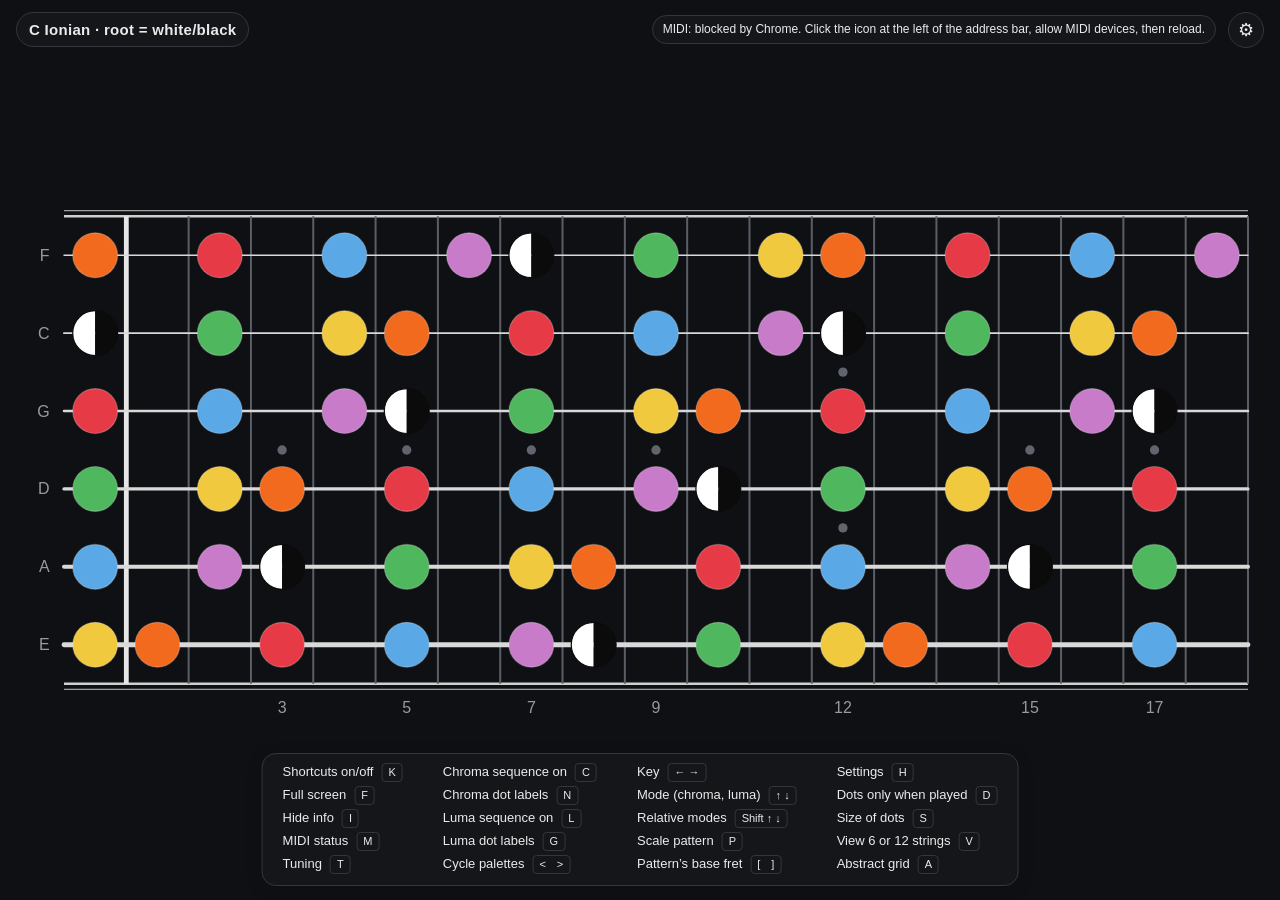
<file: index.html>
<!DOCTYPE html>
<html lang="en">
<head>
<meta charset="utf-8">
<title>COSTAR Spiral-Tuned Guitar</title>
<meta name="viewport" content="width=device-width, initial-scale=1">
<link rel="stylesheet" href="css/style.css?v=20261122190941">
<script src="https://app.rybbit.io/api/script.js?siteId=1d7a8f01dfc9" defer></script>
</head>
<body class="theme-light">

<div id="stage">
  <svg id="board" class="board" xmlns="http://www.w3.org/2000/svg"></svg>
</div>
<div id="topbar">
  <div id="badge"></div>
  <div id="midi-pill" class="waiting">MIDI: starting…</div>
</div>
<div id="notice" role="status" aria-live="polite"></div>
<button id="panel-toggle" title="Settings (H)">⚙</button>

<aside id="panel">
  <header>
    <h1>COSTAR Spiral-Tuned Guitar</h1>
    <button id="panel-close" title="Hide settings (H)">×</button>
    <nav class="doc-links"><a href="guide.html" target="_blank">User Guide</a><a href="faq.html" target="_blank">FAQ</a><a href="about.html" target="_blank">About</a><a id="suggest-link" href="https://spiral.ideas.userback.io/" target="_blank" rel="noopener">Suggest</a></nav>
    <div class="header-chips">
      <button id="settings-chip" class="chip" title="Hide settings (H)">Settings <kbd>H</kbd></button>
      <button id="help-chip" class="chip" title="Show the keyboard shortcuts (K)">Shortcuts <kbd>K</kbd></button>
      <button id="fullscreen" class="chip" title="Full screen (F)">Full screen <kbd>F</kbd></button>
    </div>
  </header>


  <section>
    <h2>Key <kbd>← →</kbd></h2>
    <div id="roots" class="btn-row"></div>
    <h2>Modes <kbd>↑ ↓</kbd><span class="h2-also">Relative modes <kbd>Shift ↑ ↓</kbd></span></h2>
    <p class="hint">Chroma sequence (diatonic)</p>
    <div id="modes" class="btn-row"></div>
    <p class="hint">Luma sequence (pentatonic)</p>
    <div id="pentas" class="btn-row"></div>
    <p class="hint" id="key-hint"></p>
  </section>

  <section>
    <h2>Dots</h2>
    <label><input type="checkbox" id="chroma"> Chroma sequence (diatonic, colored) <kbd>C</kbd></label>
    <p class="hint">Chroma sequence dots with diatonic only</p>
    <p class="hint">Chroma dot labels <kbd>N</kbd></p>
    <div class="btn-row" data-field="chromaLabel">
      <button data-value="none">None</button>
      <button data-value="name">Note names</button>
      <button data-value="degree">Scale degrees</button>
    </div>
    <label><input type="checkbox" id="luma"> Luma sequence (pentatonic, black) <kbd>L</kbd></label>
    <p class="hint">Luma dot labels <kbd>G</kbd></p>
    <div class="btn-row" data-field="lumaLabel" id="luma-labels">
      <button data-value="none">None</button>
      <button data-value="greek">Greek</button>
      <button data-value="name">Note names</button>
      <button data-value="degree">Scale degrees</button>
    </div>
    <p class="hint">Display <kbd>D</kbd></p>
    <div class="btn-row" data-field="dots">
      <button data-value="all">All scale notes</button>
      <button data-value="played">Only notes being played</button>
    </div>
  </section>

  <section>
    <h2>Scale pattern <kbd>P</kbd></h2>
    <div class="btn-row" data-field="pattern">
      <button data-value="off">Off</button>
      <button data-value="chroma">Chroma, 3 per string</button>
      <button data-value="luma">Luma, 2 per string</button>
    </div>
    <label><span>Starting fret, on the low string <span class="nowrap"><kbd>[</kbd> <kbd>]</kbd></span></span><input type="number" id="patternFret" min="0" max="24"></label>
    <p class="hint">Tip: shift-click a dot on the low string to start the pattern there.</p>
  </section>

  <section>
    <h2>View <kbd>V</kbd></h2>
    <div class="btn-row" data-field="view">
      <button data-value="six">Six strings</button>
      <button data-value="spiral">Twelve strings</button>
    </div>
    <p class="hint">Fretboard style <kbd>A</kbd></p>
    <div class="btn-row" data-field="spiralStyle">
      <button data-value="neck">Guitar neck</button>
      <button data-value="grid">Abstract grid</button>
    </div>
    <p class="hint">Abstract grid with Twelve strings only.</p>
    <label><input type="checkbox" id="clean"> Hide key, MIDI status and fret numbers <kbd>I</kbd></label>
    <label><input type="checkbox" id="cleanKeepOpen"> …but keep open-string names <kbd>U</kbd></label>
    <p class="hint">Dot size <kbd>S</kbd></p>
    <div class="btn-row" data-field="dotSize">
      <button data-value="100">100%</button>
      <button data-value="75">75%</button>
      <button data-value="50">50%</button>
    </div>
  </section>

  <section>
    <h2 id="palette">Palette <kbd>&lt;</kbd> <kbd>&gt;</kbd></h2>
    <div id="themes" class="btn-row"></div>
    <p class="hint"><a href="palettes.html" target="_blank">See all palettes full size</a></p>
  </section>

  <section class="setup">
    <h2>Instrument</h2>
    <p class="hint">Tuning <kbd>T</kbd></p>
    <div class="btn-row" data-field="tuning">
      <button data-value="fourths">All Fourths</button>
      <button data-value="standard">Standard</button>
    </div>
    <label><span>Lowest open string</span><select id="openLow"></select></label>
    <label><span>Frets shown</span><input type="number" id="frets" min="12" max="24"></label>
    <p class="hint">Orientation <kbd>O</kbd></p>
    <div class="btn-row" data-field="orientation">
      <button data-value="standard">Standard: high string on top</button>
      <button data-value="mirror">Mirror: low string on top</button>
    </div>
  </section>

  <section>
    <h2>MIDI <kbd>Esc</kbd> <span class="kbd-note">clears stuck notes</span></h2>
    <div class="btn-row"><button id="midi-connect">Connect MIDI</button></div>
    <p class="hint" id="midi-status"></p>
    <p class="hint">Last note received: <span id="midi-last">—</span></p>
    <label><input type="checkbox" id="midiPill"> Show MIDI status on the fretboard <kbd>M</kbd></label>
    <label><span>Input</span><select id="midiDevice"><option value="all">All inputs</option></select></label>
    <label><span>String mapping</span>
      <select id="stringMap">
        <option value="ch1high">Per string: channel 1 = high string</option>
        <option value="ch1low">Per string: channel 1 = low string</option>
        <option value="pitch">Pitch only (any channel)</option>
      </select>
    </label>
    <label><span>Transpose incoming notes</span><input type="number" id="transpose" min="-24" max="24"></label>
  </section>

  <section>
    <h2>Song presets (Program Change)</h2>
    <div id="presets"></div>
    <button id="preset-add">+ Add preset</button>
    <label><span>Listen for Program Change on</span><select id="pcChannel"></select></label>
  </section>

  <section>
    <h2>About</h2>
    <p class="hint">Created by <a href="https://soundcloud.com/kevinshrieve" target="_blank" rel="noopener">Kevin Shrieve</a> with Claude.</p>
    <p class="hint">Contact: <a class="contact" data-u="nfrhtp" data-d="tlg.earth">nfrhtp [at] tlg.earth</a></p>
    <p class="hint">Far, far in the future, people live in multiple galaxies of the Local Group. Hungry for connection with Earth’s celestial rhythms and its ancient cultures, they evolve a game called “Spiral Tuning”. Locally, and across vast chronocommunication networks, many play this game together. These people call their intergalactic community “The Local Group”.</p>
    <p class="hint">Chronode tech is weird. To be fully functional, each chronode relies on energy from a coherent, coordinated, creative local community. The people of The Local Group coordinate through COSTAR: Cycles Of Song, Theme, And Ritual. The game Spiral Tuning, well-played, is what makes chronocommunications work.</p>
    <p class="hint">There is an initiative to build a chronode in our own time. If it is brought online, it will be the earliest chronode. But much remains unclear about this future tech, and will have to be worked out through inspiration, hunch, trial, and error. The Local Group, Earth, is supporting that quest.</p>
    <img class="flag after-gap for-dark" loading="lazy" src="img/TLGE-Lithos-light-text.svg" alt="The Local Group, Earth">
    <img class="flag after-gap for-light" loading="lazy" src="img/TLGE-Lithos-dark-text.svg" alt="The Local Group, Earth">
    <img class="flag zoomable after-gap" src="img/LocalGroupFlag.svg" alt="Flag of The Local Group: green, red and blue vertical bands with the COSTAR symbol in black on the red band">
    <p class="hint">The flag of The Local Group celebrates 3 facets of creation: <strong>multiplicity</strong>, <strong>self-reliance</strong>, and <strong>kinship</strong>.</p>
    <p class="hint">The COSTAR symbol represents the light of reason, embracing a circle of wonder, pregnant with our emerging world soul.</p>
    <img class="flag zoomable after-gap for-dark" loading="lazy" src="img/COSTAR-Rotundum-1-light-lines.png" alt="COSTAR Regeneration Rotundum 1: a wheel of the years 2026 to 2050 marked with luma letters">
    <img class="flag zoomable after-gap for-light" loading="lazy" src="img/COSTAR-Rotundum-1-dark-lines.png" alt="COSTAR Regeneration Rotundum 1: a wheel of the years 2026 to 2050 marked with luma letters">
    <p class="hint caption">COSTAR Regeneration Rotundum 1</p>
    <img class="flag zoomable after-gap" loading="lazy" src="img/R1-SY2-calendar.png" alt="COSTAR chromatic calendar, Rotundum 1, Spiral Year 2 (December 2026 to January 2028)">
    <p class="hint caption">COSTAR chromatic calendar<br>Rotundum 1, Spiral Year 2</p>
    <img class="flag zoomable after-gap" loading="lazy" src="img/AlphaCentauri-SF-color-chart.png" alt="Color chart of themes for the Alpha Centauri COSTAR System, San Francisco">
    <p class="hint caption">Matrix of Themes<br>Alpha Centauri COSTAR System, San Francisco</p>
    <form class="signup" hidden novalidate>
      <p class="signup-text">Sign up to receive occasional updates from<br>The Local Group, Earth.</p>
      <div class="signup-row"><input type="email" name="email" placeholder="your@email.com" autocomplete="email" required aria-label="Your email address"><button type="submit">Sign up</button></div>
      <input type="text" name="website" class="signup-trap" tabindex="-1" autocomplete="off" aria-hidden="true">
      <p class="signup-note">No other use will be made of your email.</p>
      <p class="signup-msg" role="status"></p>
    </form>
    <p class="hint caption after-gap">Site visits counted anonymously, without cookies.</p>
    <p class="hint caption">© 2026 Kevin Shrieve</p>
  </section>

</aside>

<!-- Keyboard-shortcut bubble (key K): floats at the bottom centre; the board does not move.
     Three columns, filled row by row; the top row is the title with K / Esc (which open and close it), then Settings H over the third column. -->
<div id="help" class="hidden" role="dialog" aria-label="Keyboard shortcuts">
  <div class="help-grid">
    <div class="hi"><span>Shortcuts on/off</span><kbd>K</kbd></div>
    <div class="hi"><span>Full screen</span><kbd>F</kbd></div>
    <div class="hi"><span>Hide info</span><kbd>I</kbd></div>
    <div class="hi"><span>MIDI status</span><kbd>M</kbd></div>
    <div class="hi"><span>Tuning</span><kbd>T</kbd></div>
    <div class="hi"><span>Chroma sequence on</span><kbd>C</kbd></div>
    <div class="hi"><span>Chroma dot labels</span><kbd>N</kbd></div>
    <div class="hi"><span>Luma sequence on</span><kbd>L</kbd></div>
    <div class="hi"><span>Luma dot labels</span><kbd>G</kbd></div>
    <div class="hi"><span>Cycle palettes</span><kbd>&lt;&emsp;&gt;</kbd></div>
    <div class="hi"><span>Key</span><kbd>← →</kbd></div>
    <div class="hi"><span>Mode (chroma, luma)</span><kbd>↑ ↓</kbd></div>
    <div class="hi"><span>Relative modes</span><kbd>Shift ↑ ↓</kbd></div>
    <div class="hi"><span>Scale pattern</span><kbd>P</kbd></div>
    <div class="hi"><span>Pattern’s base fret</span><kbd>[&emsp;]</kbd></div>
    <div class="hi"><span>Settings</span><kbd>H</kbd></div>
    <div class="hi"><span>Dots only when played</span><kbd>D</kbd></div>
    <div class="hi"><span>Size of dots</span><kbd>S</kbd></div>
    <div class="hi"><span>View 6 or 12 strings</span><kbd>V</kbd></div>
    <div class="hi"><span>Abstract grid</span><kbd>A</kbd></div>
  </div>
</div>

<script src="js/theory.js?v=20261122190941"></script>
<script src="js/render.js?v=20261122190941"></script>
<script src="js/midi.js?v=20261122190941"></script>
<script src="js/app.js?v=20261122190941"></script>
<script src="js/lightbox.js?v=20261122190941"></script>
<script src="js/contact.js?v=20261122190941"></script>
<script src="js/userback.js?v=20261122190941"></script>
<script src="js/signup.js?v=20261122190941"></script>
</body>
</html>
</file>
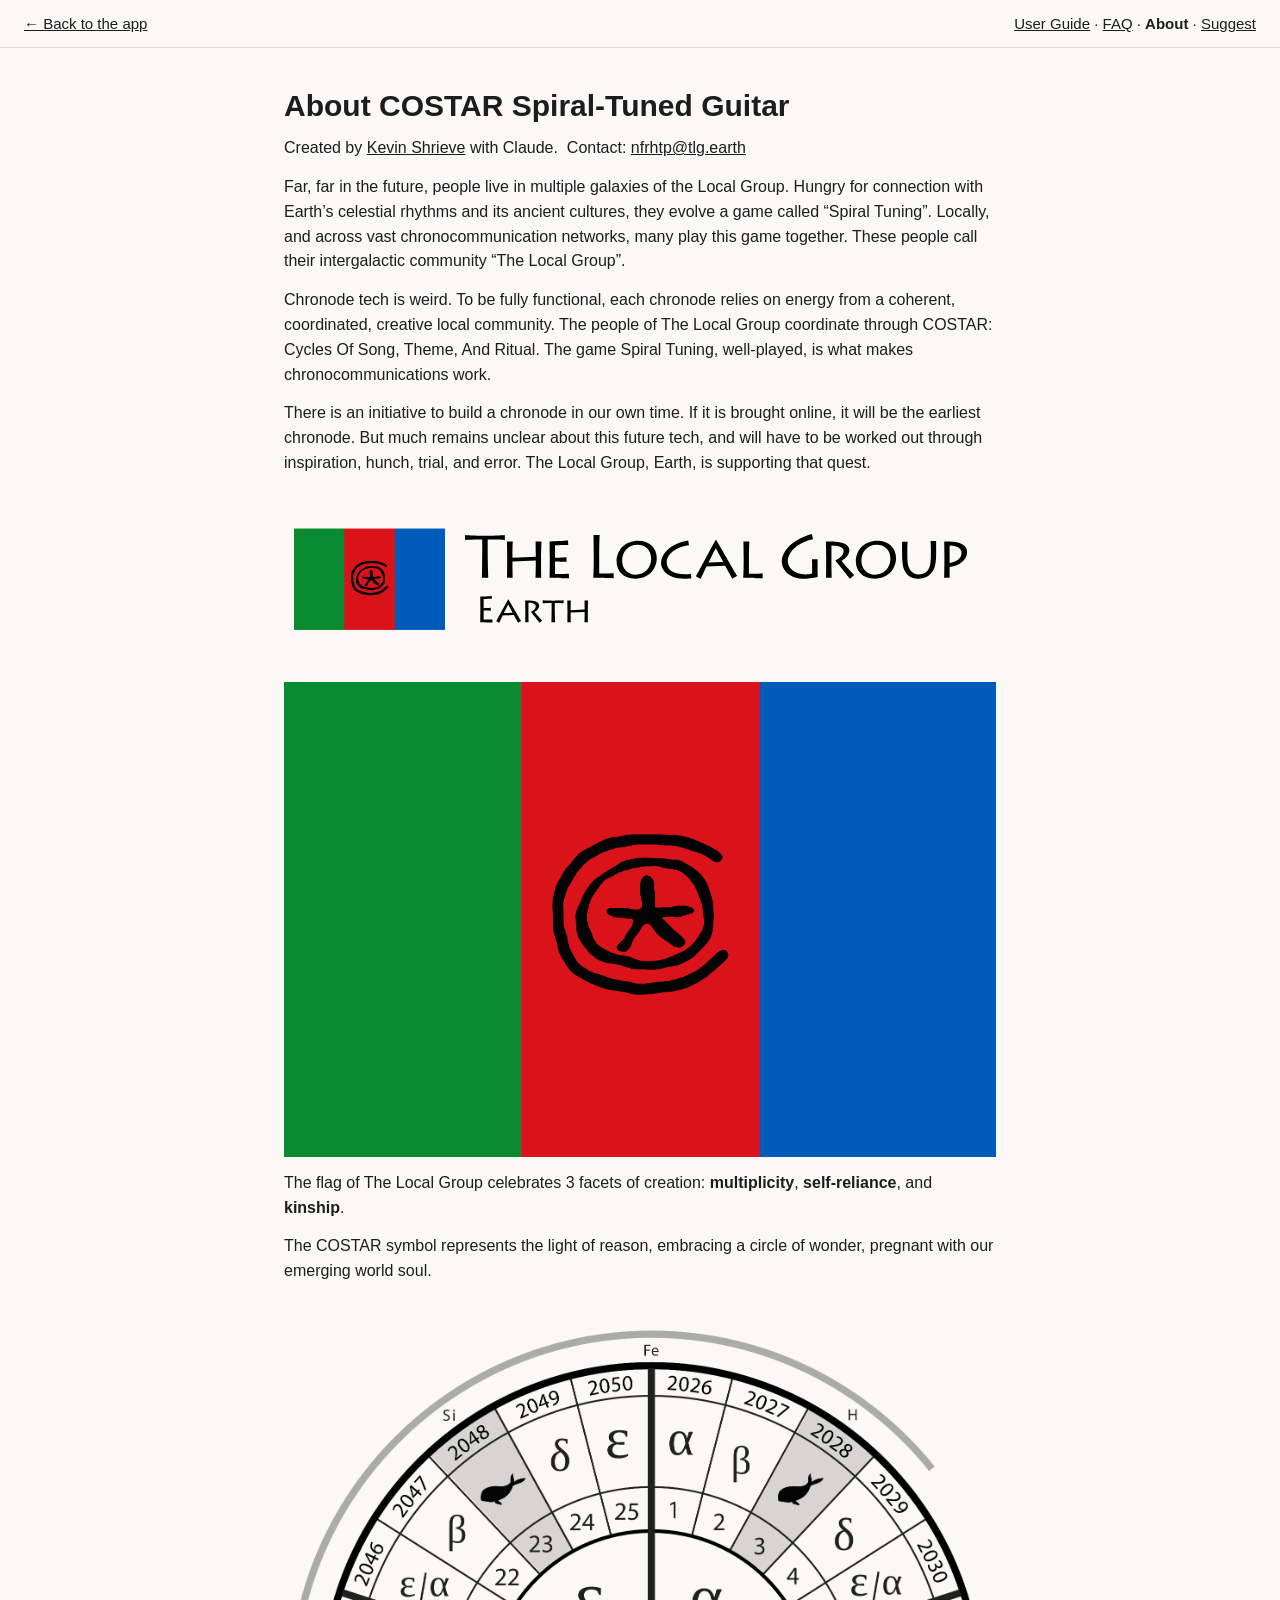
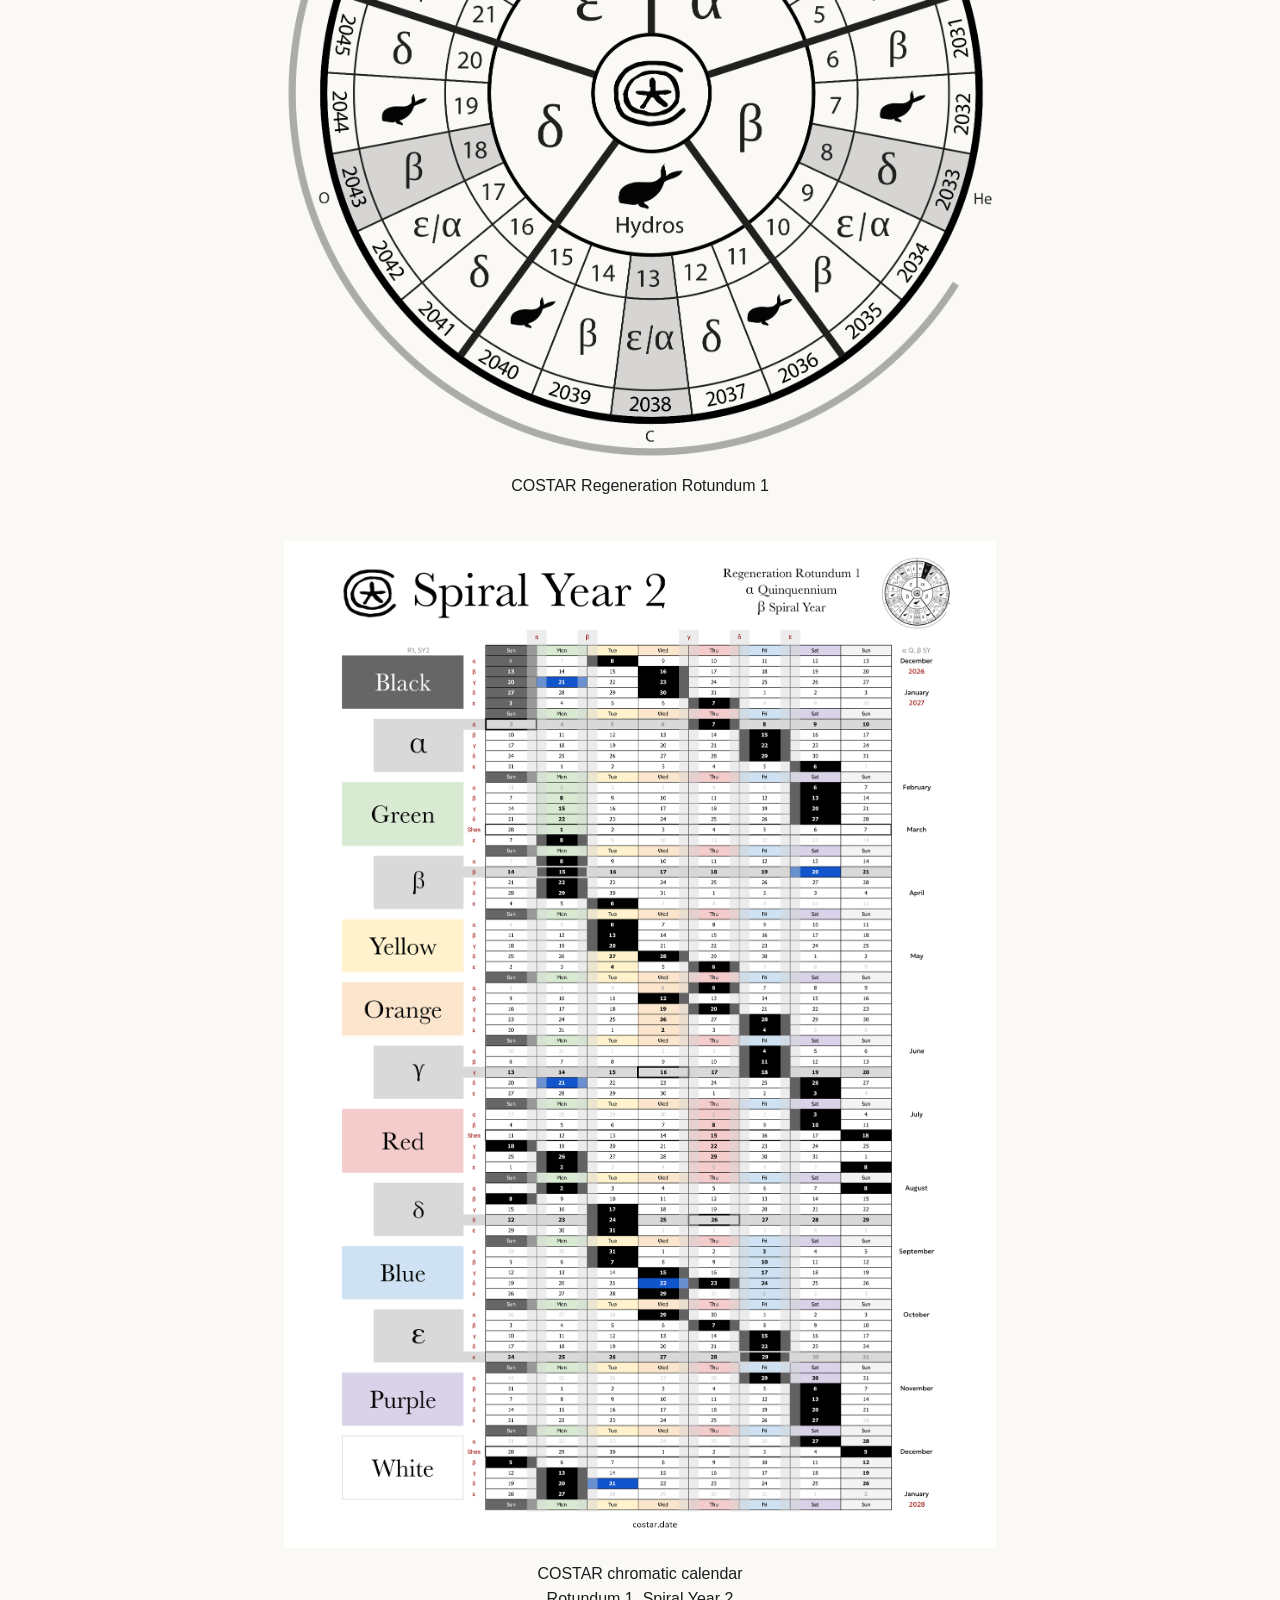
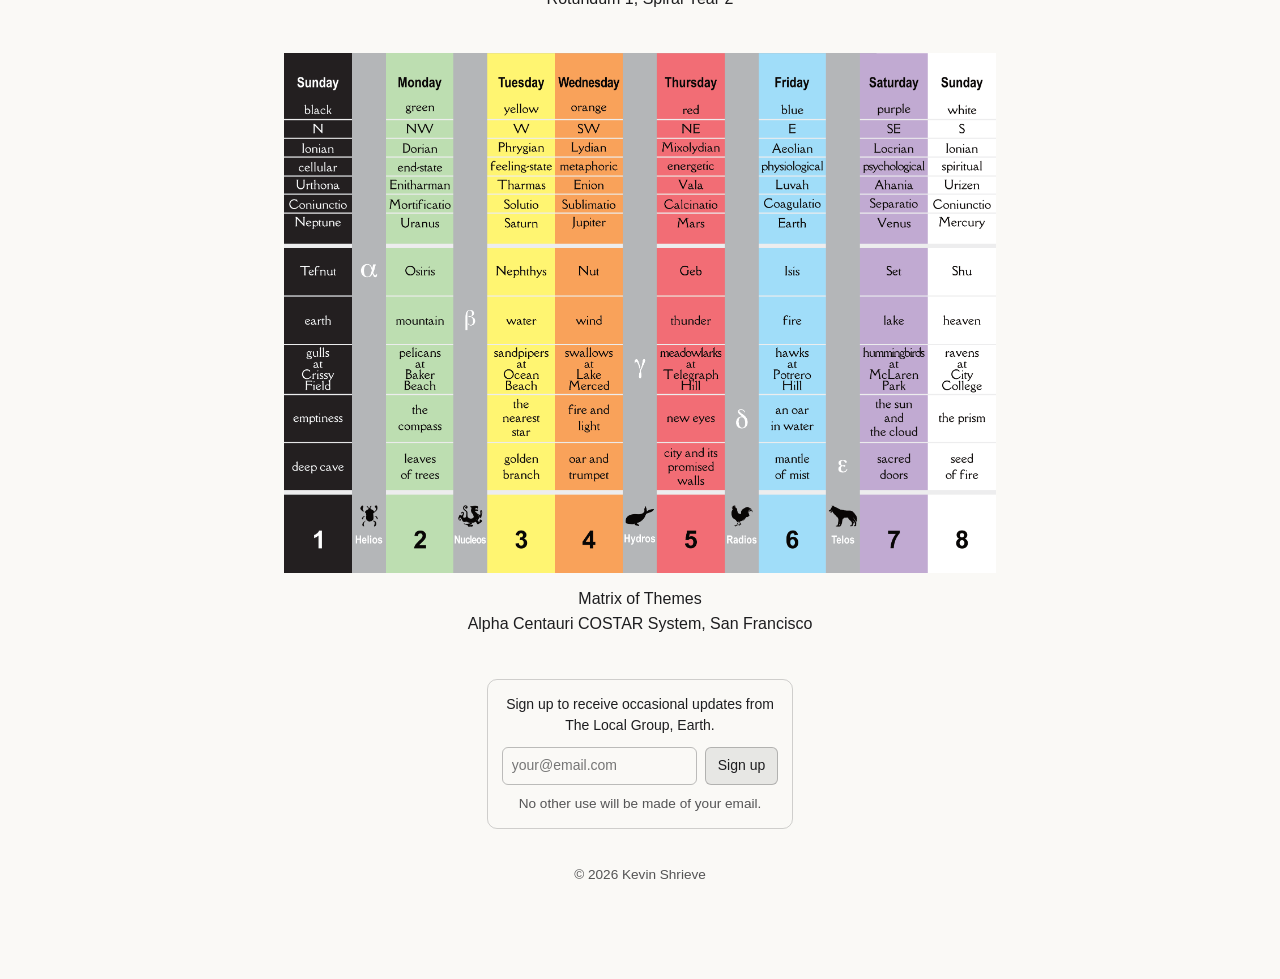
<file: about.html>
<!DOCTYPE html>
<html lang="en">
<head>
<meta charset="utf-8">
<title>About · COSTAR Spiral-Tuned Guitar</title>
<meta name="viewport" content="width=device-width, initial-scale=1">
<link rel="stylesheet" href="css/docs.css?v=20261122190941">
<script src="https://app.rybbit.io/api/script.js?siteId=1d7a8f01dfc9" defer></script>
</head>
<body>
<nav class="docnav"><a href="./">← Back to the app</a><span class="links"><a href="guide.html">User Guide</a> · <a href="faq.html">FAQ</a> · <b>About</b> · <a id="suggest-link" href="https://spiral.ideas.userback.io/" target="_blank" rel="noopener">Suggest</a></span></nav>
<main>
<h1>About COSTAR Spiral-Tuned Guitar</h1>
<p>Created by <a href="https://soundcloud.com/kevinshrieve" target="_blank" rel="noopener">Kevin Shrieve</a> with Claude. &nbsp;Contact: <a class="contact" data-u="nfrhtp" data-d="tlg.earth">nfrhtp [at] tlg.earth</a></p>
<p>Far, far in the future, people live in multiple galaxies of the Local Group. Hungry for connection with Earth’s celestial rhythms and its ancient cultures, they evolve a game called “Spiral Tuning”. Locally, and across vast chronocommunication networks, many play this game together. These people call their intergalactic community “The Local Group”.</p>
<p>Chronode tech is weird. To be fully functional, each chronode relies on energy from a coherent, coordinated, creative local community. The people of The Local Group coordinate through COSTAR: Cycles Of Song, Theme, And Ritual. The game Spiral Tuning, well-played, is what makes chronocommunications work.</p>
<p>There is an initiative to build a chronode in our own time. If it is brought online, it will be the earliest chronode. But much remains unclear about this future tech, and will have to be worked out through inspiration, hunch, trial, and error. The Local Group, Earth, is supporting that quest.</p>
<img class="pic after-gap for-dark logo" loading="lazy" src="img/TLGE-Lithos-light-text.svg" alt="The Local Group, Earth">
<img class="pic after-gap for-light logo" loading="lazy" src="img/TLGE-Lithos-dark-text.svg" alt="The Local Group, Earth">
<img class="pic zoomable after-gap" src="img/LocalGroupFlag.svg" alt="Flag of The Local Group: green, red and blue vertical bands with the COSTAR symbol in black on the red band">
<p>The flag of The Local Group celebrates 3 facets of creation: <strong>multiplicity</strong>, <strong>self-reliance</strong>, and <strong>kinship</strong>.</p>
<p>The COSTAR symbol represents the light of reason, embracing a circle of wonder, pregnant with our emerging world soul.</p>
<img class="pic zoomable after-gap for-dark" loading="lazy" src="img/COSTAR-Rotundum-1-light-lines.png" alt="COSTAR Regeneration Rotundum 1: a wheel of the years 2026 to 2050 marked with luma letters">
<img class="pic zoomable after-gap for-light" loading="lazy" src="img/COSTAR-Rotundum-1-dark-lines.png" alt="COSTAR Regeneration Rotundum 1: a wheel of the years 2026 to 2050 marked with luma letters">
<p class="caption">COSTAR Regeneration Rotundum 1</p>
<img class="pic zoomable after-gap" loading="lazy" src="img/R1-SY2-calendar.png" alt="COSTAR chromatic calendar, Rotundum 1, Spiral Year 2 (December 2026 to January 2028)">
<p class="caption">COSTAR chromatic calendar<br>Rotundum 1, Spiral Year 2</p>
<img class="pic zoomable after-gap" loading="lazy" src="img/AlphaCentauri-SF-color-chart.png" alt="Color chart of themes for the Alpha Centauri COSTAR System, San Francisco">
<p class="caption">Matrix of Themes<br>Alpha Centauri COSTAR System, San Francisco</p>
<form class="signup" hidden novalidate>
  <p class="signup-text">Sign up to receive occasional updates from<br>The Local Group, Earth.</p>
  <div class="signup-row"><input type="email" name="email" placeholder="your@email.com" autocomplete="email" required aria-label="Your email address"><button type="submit">Sign up</button></div>
  <input type="text" name="website" class="signup-trap" tabindex="-1" autocomplete="off" aria-hidden="true">
  <p class="signup-note">No other use will be made of your email.</p>
  <p class="signup-msg" role="status"></p>
</form>
<p class="caption copyright">© 2026 Kevin Shrieve</p>

</main>
<script src="js/lightbox.js?v=20261122190941"></script>
<script src="js/contact.js?v=20261122190941"></script>
<script src="js/signup.js?v=20261122190941"></script>
<script src="js/userback.js?v=20261122190941"></script>
</body>
</html>
</file>
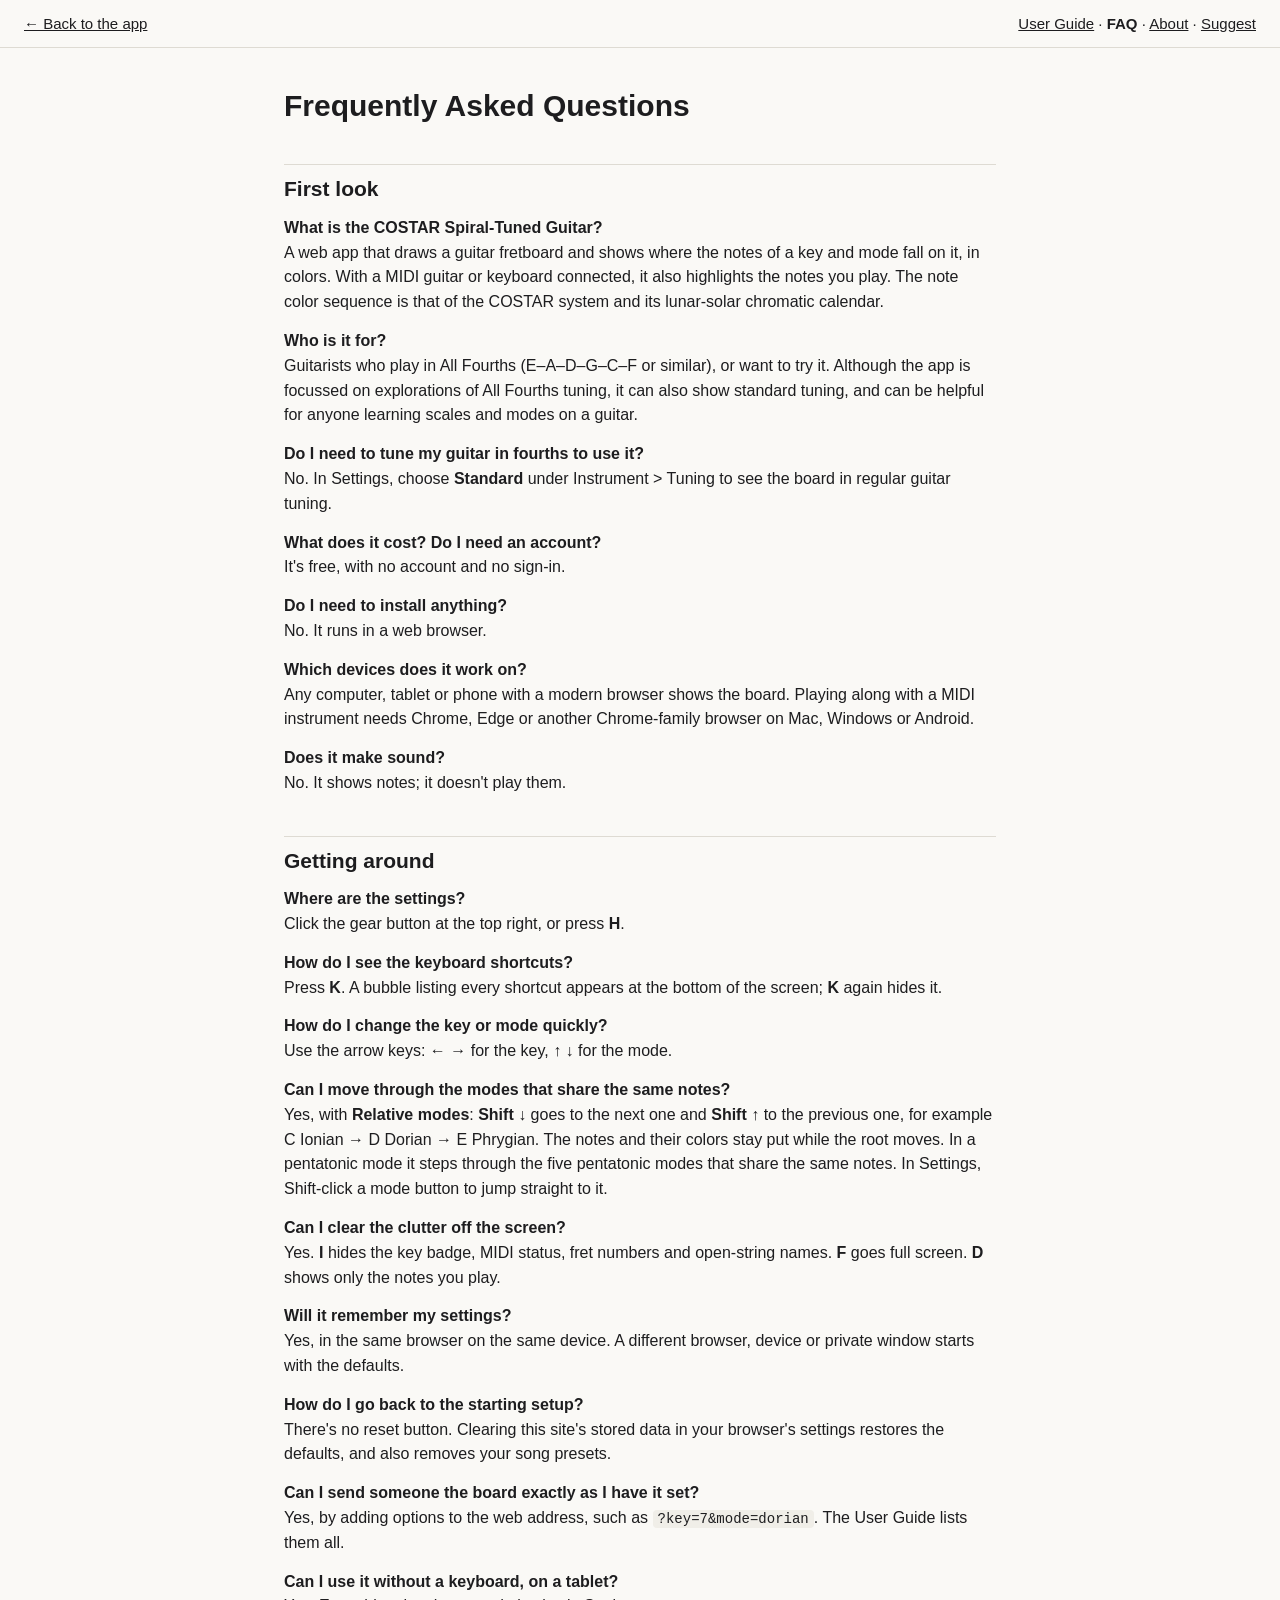
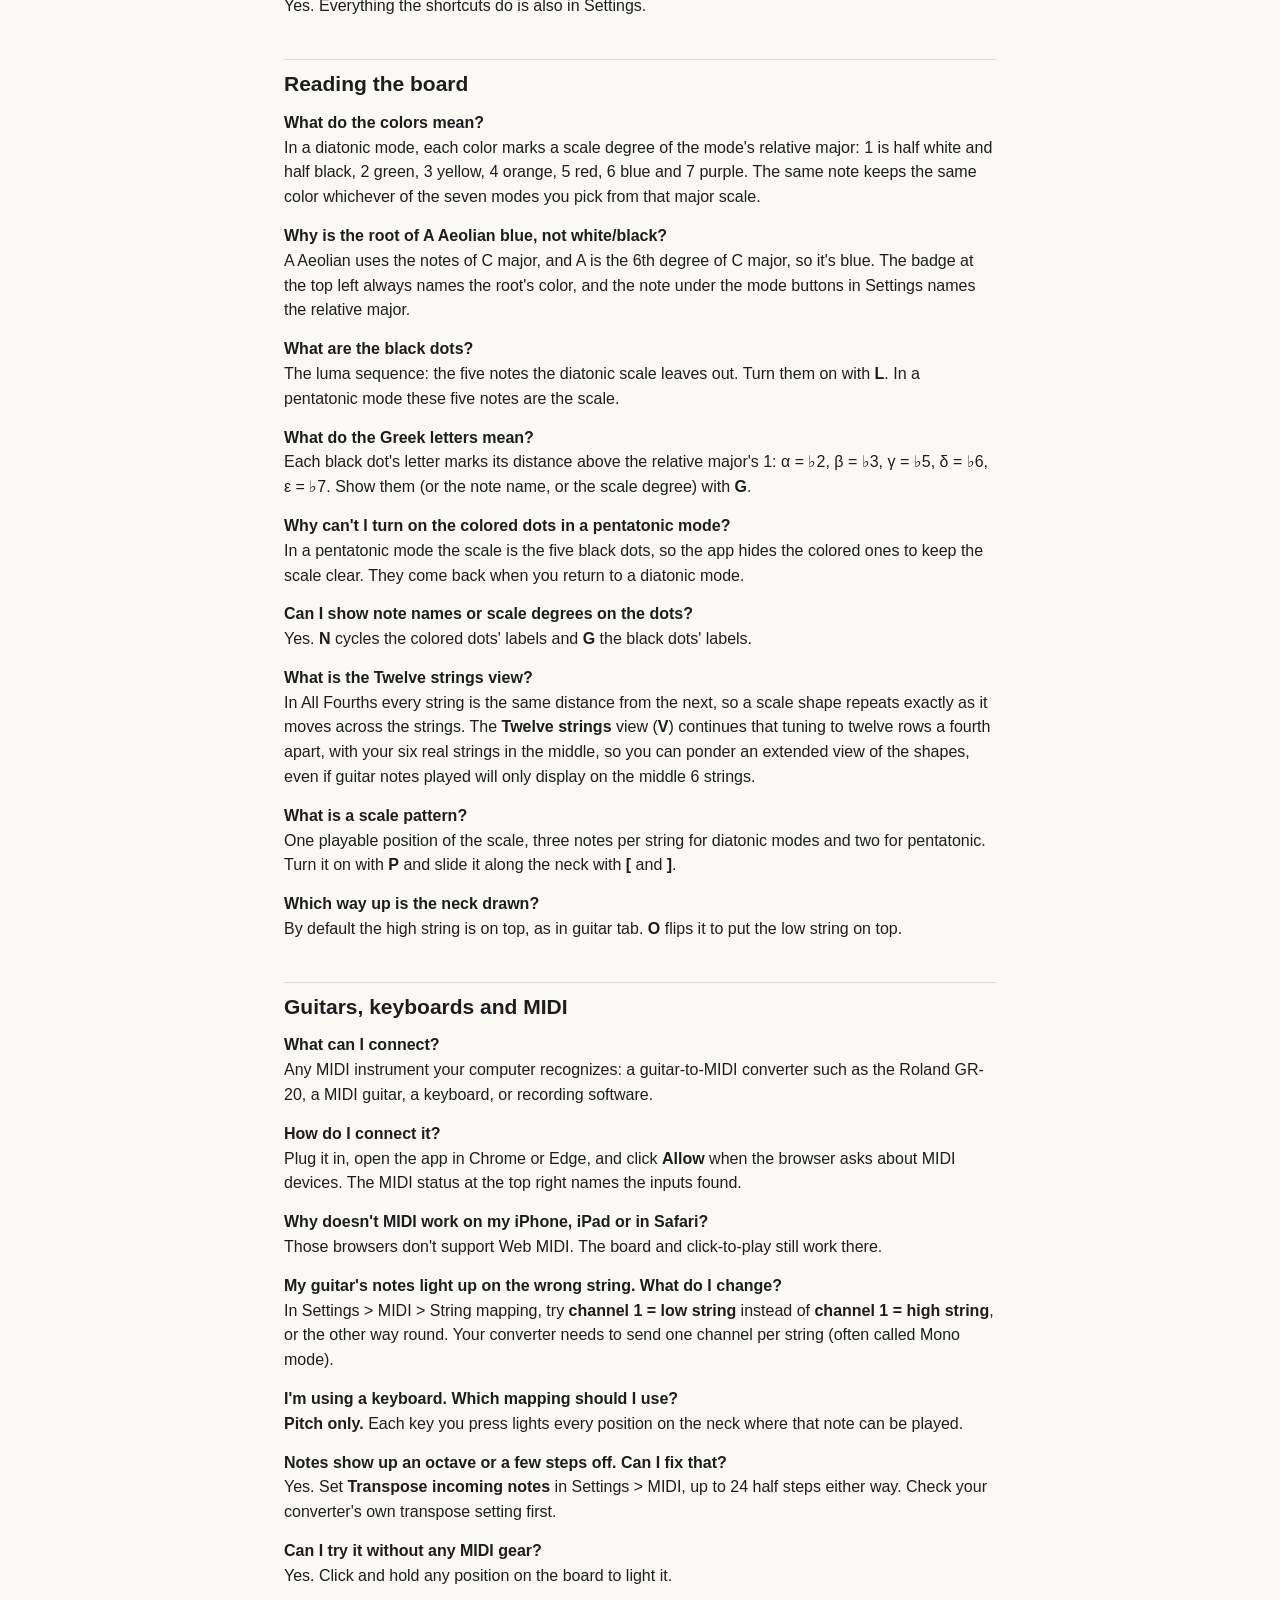
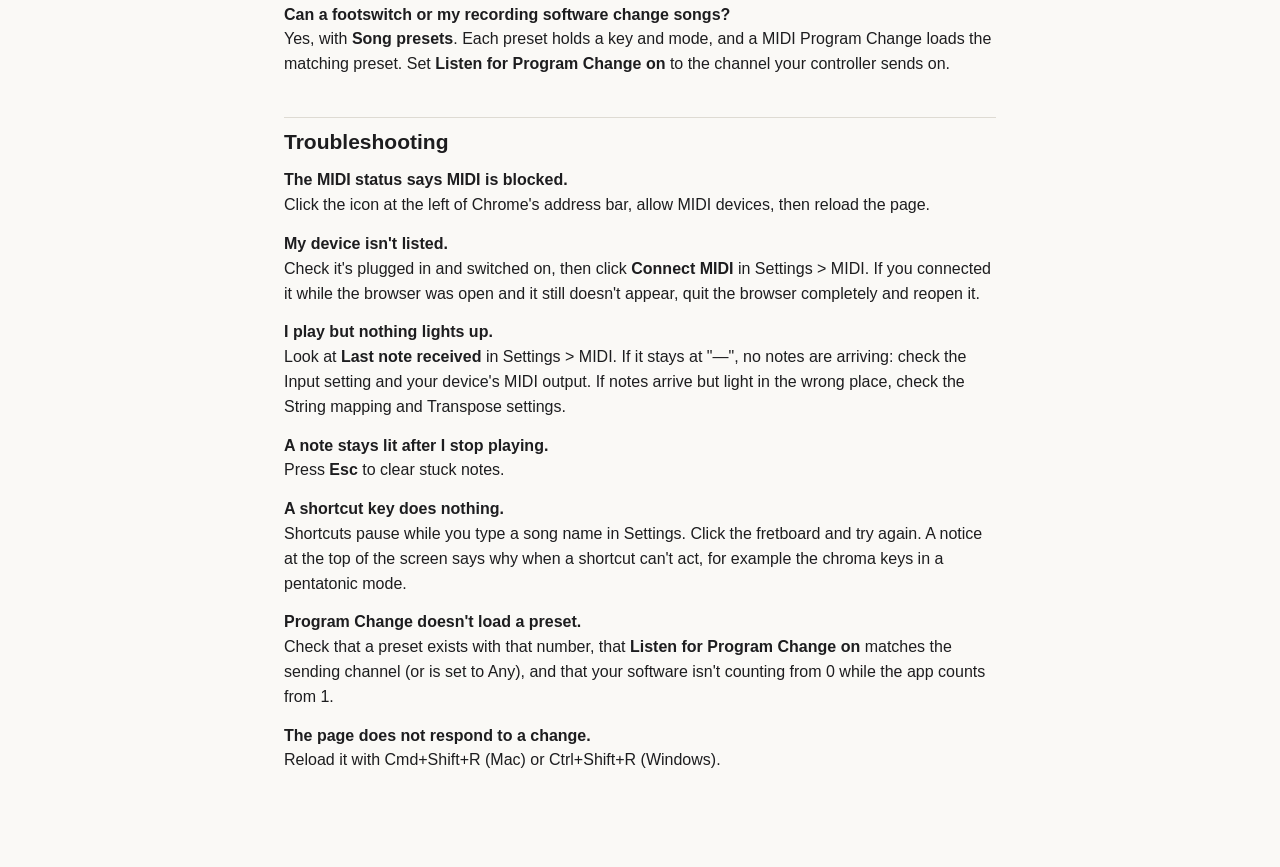
<file: faq.html>
<!DOCTYPE html>
<html lang="en">
<head>
<meta charset="utf-8">
<title>FAQ · COSTAR Spiral-Tuned Guitar</title>
<meta name="viewport" content="width=device-width, initial-scale=1">
<link rel="stylesheet" href="css/docs.css?v=20261122190941">
<script src="https://app.rybbit.io/api/script.js?siteId=1d7a8f01dfc9" defer></script>
</head>
<body>
<nav class="docnav"><a href="./">← Back to the app</a><span class="links"><a href="guide.html">User Guide</a> · <b>FAQ</b> · <a href="about.html">About</a> · <a id="suggest-link" href="https://spiral.ideas.userback.io/" target="_blank" rel="noopener">Suggest</a></span></nav>
<main>
<h1 id="frequently-asked-questions">Frequently Asked Questions</h1>
<h2 id="first-look">First look</h2>
<p><strong>What is the COSTAR Spiral-Tuned Guitar?</strong><br />
A web app that draws a guitar fretboard and shows where the notes of a key and mode fall on it, in colors. With a MIDI guitar or keyboard connected, it also highlights the notes you play. The note color sequence is that of the COSTAR system and its lunar-solar chromatic calendar.</p>
<p><strong>Who is it for?</strong><br />
Guitarists who play in All Fourths (E–A–D–G–C–F or similar), or want to try it. Although the app is focussed on explorations of All Fourths tuning, it can also show standard tuning, and can be helpful for anyone learning scales and modes on a guitar.</p>
<p><strong>Do I need to tune my guitar in fourths to use it?</strong><br />
No. In Settings, choose <strong>Standard</strong> under Instrument &gt; Tuning to see the board in regular guitar tuning.</p>
<p><strong>What does it cost? Do I need an account?</strong><br />
It's free, with no account and no sign-in.</p>
<p><strong>Do I need to install anything?</strong><br />
No. It runs in a web browser.</p>
<p><strong>Which devices does it work on?</strong><br />
Any computer, tablet or phone with a modern browser shows the board. Playing along with a MIDI instrument needs Chrome, Edge or another Chrome-family browser on Mac, Windows or Android.</p>
<p><strong>Does it make sound?</strong><br />
No. It shows notes; it doesn't play them.</p>
<h2 id="getting-around">Getting around</h2>
<p><strong>Where are the settings?</strong><br />
Click the gear button at the top right, or press <strong>H</strong>.</p>
<p><strong>How do I see the keyboard shortcuts?</strong><br />
Press <strong>K</strong>. A bubble listing every shortcut appears at the bottom of the screen; <strong>K</strong> again hides it.</p>
<p><strong>How do I change the key or mode quickly?</strong><br />
Use the arrow keys: <strong>← →</strong> for the key, <strong>↑ ↓</strong> for the mode.</p>
<p><strong>Can I move through the modes that share the same notes?</strong><br />
Yes, with <strong>Relative modes</strong>: <strong>Shift ↓</strong> goes to the next one and <strong>Shift ↑</strong> to the previous one, for example C Ionian → D Dorian → E Phrygian. The notes and their colors stay put while the root moves. In a pentatonic mode it steps through the five pentatonic modes that share the same notes. In Settings, Shift-click a mode button to jump straight to it.</p>
<p><strong>Can I clear the clutter off the screen?</strong><br />
Yes. <strong>I</strong> hides the key badge, MIDI status, fret numbers and open-string names. <strong>F</strong> goes full screen. <strong>D</strong> shows only the notes you play.</p>
<p><strong>Will it remember my settings?</strong><br />
Yes, in the same browser on the same device. A different browser, device or private window starts with the defaults.</p>
<p><strong>How do I go back to the starting setup?</strong><br />
There's no reset button. Clearing this site's stored data in your browser's settings restores the defaults, and also removes your song presets.</p>
<p><strong>Can I send someone the board exactly as I have it set?</strong><br />
Yes, by adding options to the web address, such as <code>?key=7&amp;mode=dorian</code>. The User Guide lists them all.</p>
<p><strong>Can I use it without a keyboard, on a tablet?</strong><br />
Yes. Everything the shortcuts do is also in Settings.</p>
<h2 id="reading-the-board">Reading the board</h2>
<p><strong>What do the colors mean?</strong><br />
In a diatonic mode, each color marks a scale degree of the mode's relative major: 1 is half white and half black, 2 green, 3 yellow, 4 orange, 5 red, 6 blue and 7 purple. The same note keeps the same color whichever of the seven modes you pick from that major scale.</p>
<p><strong>Why is the root of A Aeolian blue, not white/black?</strong><br />
A Aeolian uses the notes of C major, and A is the 6th degree of C major, so it's blue. The badge at the top left always names the root's color, and the note under the mode buttons in Settings names the relative major.</p>
<p><strong>What are the black dots?</strong><br />
The luma sequence: the five notes the diatonic scale leaves out. Turn them on with <strong>L</strong>. In a pentatonic mode these five notes are the scale.</p>
<p><strong>What do the Greek letters mean?</strong><br />
Each black dot's letter marks its distance above the relative major's 1: α = ♭2, β = ♭3, γ = ♭5, δ = ♭6, ε = ♭7. Show them (or the note name, or the scale degree) with <strong>G</strong>.</p>
<p><strong>Why can't I turn on the colored dots in a pentatonic mode?</strong><br />
In a pentatonic mode the scale is the five black dots, so the app hides the colored ones to keep the scale clear. They come back when you return to a diatonic mode.</p>
<p><strong>Can I show note names or scale degrees on the dots?</strong><br />
Yes. <strong>N</strong> cycles the colored dots' labels and <strong>G</strong> the black dots' labels.</p>
<p><strong>What is the Twelve strings view?</strong><br />
In All Fourths every string is the same distance from the next, so a scale shape repeats exactly as it moves across the strings. The <strong>Twelve strings</strong> view (<strong>V</strong>) continues that tuning to twelve rows a fourth apart, with your six real strings in the middle, so you can ponder an extended view of the shapes, even if guitar notes played will only display on the middle 6 strings.</p>
<p><strong>What is a scale pattern?</strong><br />
One playable position of the scale, three notes per string for diatonic modes and two for pentatonic. Turn it on with <strong>P</strong> and slide it along the neck with <strong>[</strong> and <strong>]</strong>.</p>
<p><strong>Which way up is the neck drawn?</strong><br />
By default the high string is on top, as in guitar tab. <strong>O</strong> flips it to put the low string on top.</p>
<h2 id="guitars-keyboards-and-midi">Guitars, keyboards and MIDI</h2>
<p><strong>What can I connect?</strong><br />
Any MIDI instrument your computer recognizes: a guitar-to-MIDI converter such as the Roland GR-20, a MIDI guitar, a keyboard, or recording software.</p>
<p><strong>How do I connect it?</strong><br />
Plug it in, open the app in Chrome or Edge, and click <strong>Allow</strong> when the browser asks about MIDI devices. The MIDI status at the top right names the inputs found.</p>
<p><strong>Why doesn't MIDI work on my iPhone, iPad or in Safari?</strong><br />
Those browsers don't support Web MIDI. The board and click-to-play still work there.</p>
<p><strong>My guitar's notes light up on the wrong string. What do I change?</strong><br />
In Settings &gt; MIDI &gt; String mapping, try <strong>channel 1 = low string</strong> instead of <strong>channel 1 = high string</strong>, or the other way round. Your converter needs to send one channel per string (often called Mono mode).</p>
<p><strong>I'm using a keyboard. Which mapping should I use?</strong><br />
<strong>Pitch only.</strong> Each key you press lights every position on the neck where that note can be played.</p>
<p><strong>Notes show up an octave or a few steps off. Can I fix that?</strong><br />
Yes. Set <strong>Transpose incoming notes</strong> in Settings &gt; MIDI, up to 24 half steps either way. Check your converter's own transpose setting first.</p>
<p><strong>Can I try it without any MIDI gear?</strong><br />
Yes. Click and hold any position on the board to light it.</p>
<p><strong>Can a footswitch or my recording software change songs?</strong><br />
Yes, with <strong>Song presets</strong>. Each preset holds a key and mode, and a MIDI Program Change loads the matching preset. Set <strong>Listen for Program Change on</strong> to the channel your controller sends on.</p>
<h2 id="troubleshooting">Troubleshooting</h2>
<p><strong>The MIDI status says MIDI is blocked.</strong><br />
Click the icon at the left of Chrome's address bar, allow MIDI devices, then reload the page.</p>
<p><strong>My device isn't listed.</strong><br />
Check it's plugged in and switched on, then click <strong>Connect MIDI</strong> in Settings &gt; MIDI. If you connected it while the browser was open and it still doesn't appear, quit the browser completely and reopen it.</p>
<p><strong>I play but nothing lights up.</strong><br />
Look at <strong>Last note received</strong> in Settings &gt; MIDI. If it stays at "—", no notes are arriving: check the Input setting and your device's MIDI output. If notes arrive but light in the wrong place, check the String mapping and Transpose settings.</p>
<p><strong>A note stays lit after I stop playing.</strong><br />
Press <strong>Esc</strong> to clear stuck notes.</p>
<p><strong>A shortcut key does nothing.</strong><br />
Shortcuts pause while you type a song name in Settings. Click the fretboard and try again. A notice at the top of the screen says why when a shortcut can't act, for example the chroma keys in a pentatonic mode.</p>
<p><strong>Program Change doesn't load a preset.</strong><br />
Check that a preset exists with that number, that <strong>Listen for Program Change on</strong> matches the sending channel (or is set to Any), and that your software isn't counting from 0 while the app counts from 1.</p>
<p><strong>The page does not respond to a change.</strong><br />
Reload it with Cmd+Shift+R (Mac) or Ctrl+Shift+R (Windows).</p>
</main>
<script src="js/userback.js?v=20261122190941"></script>
</body>
</html>
</file>
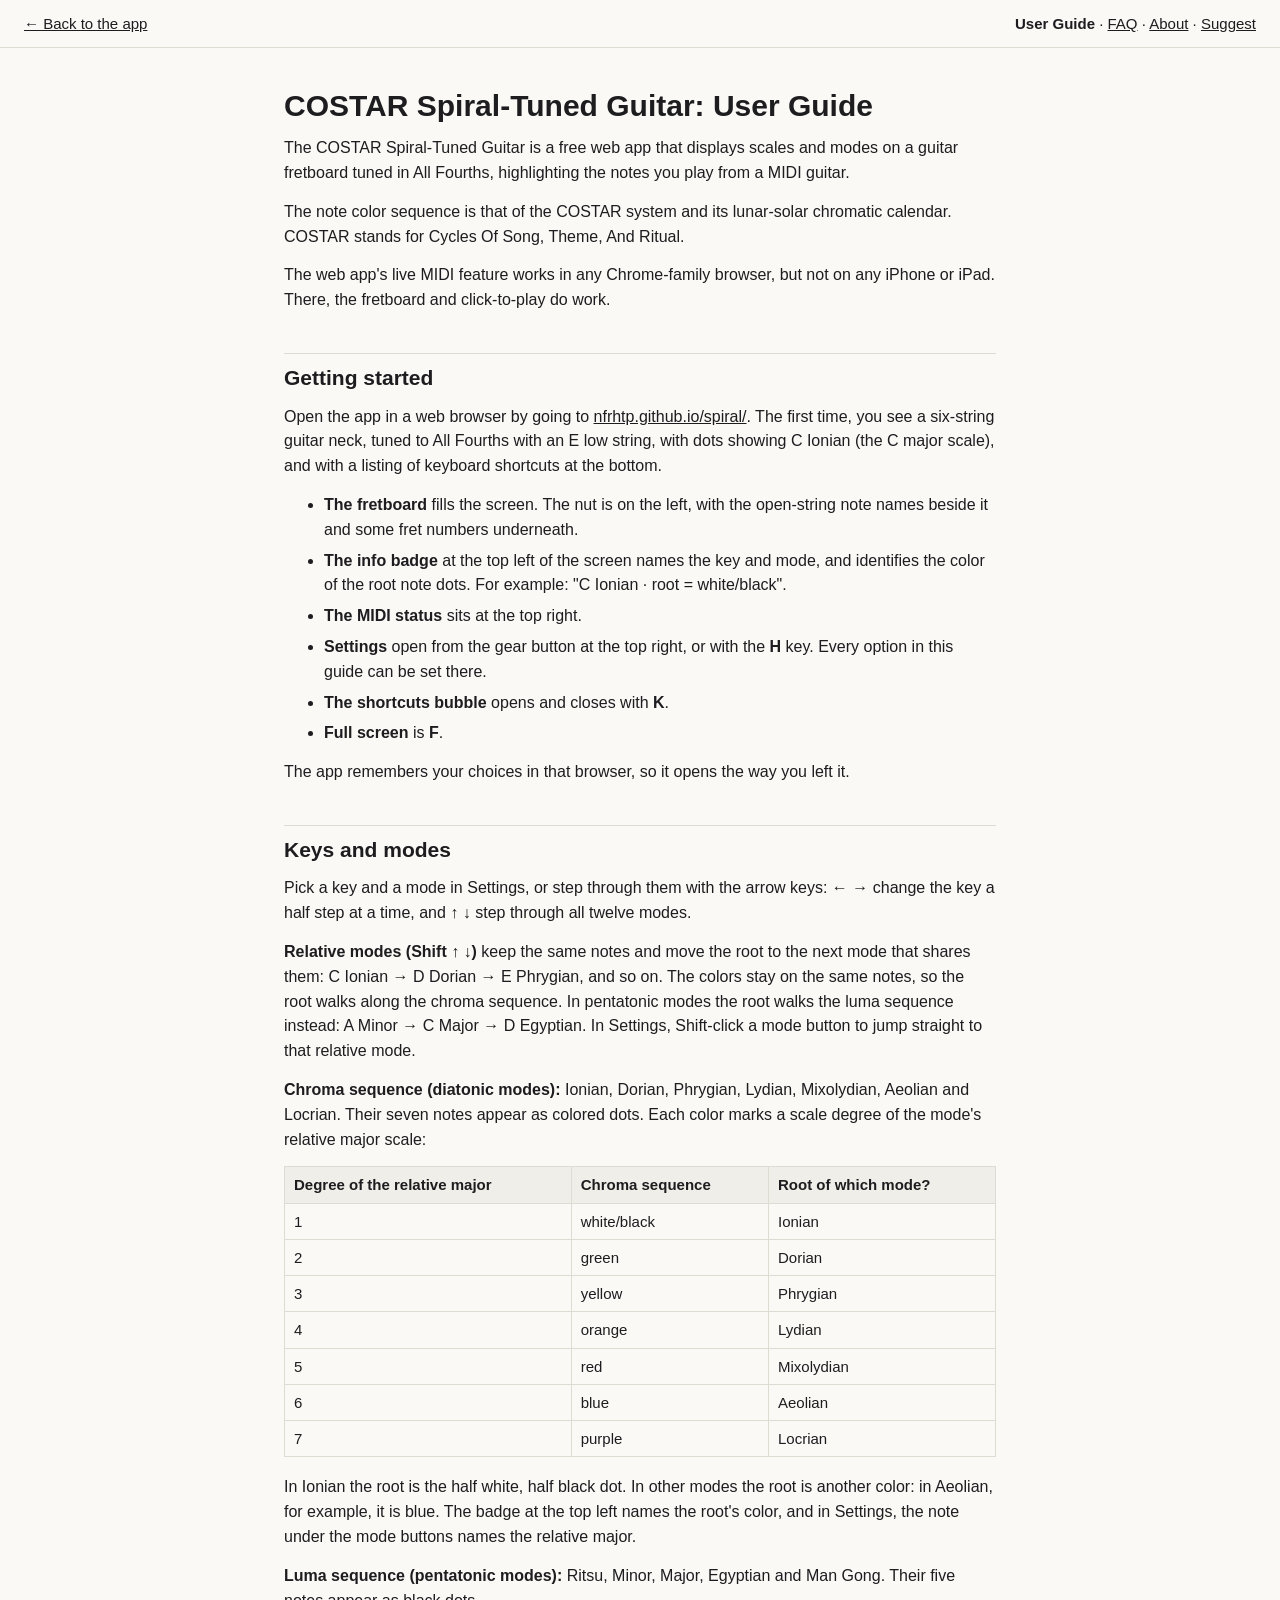
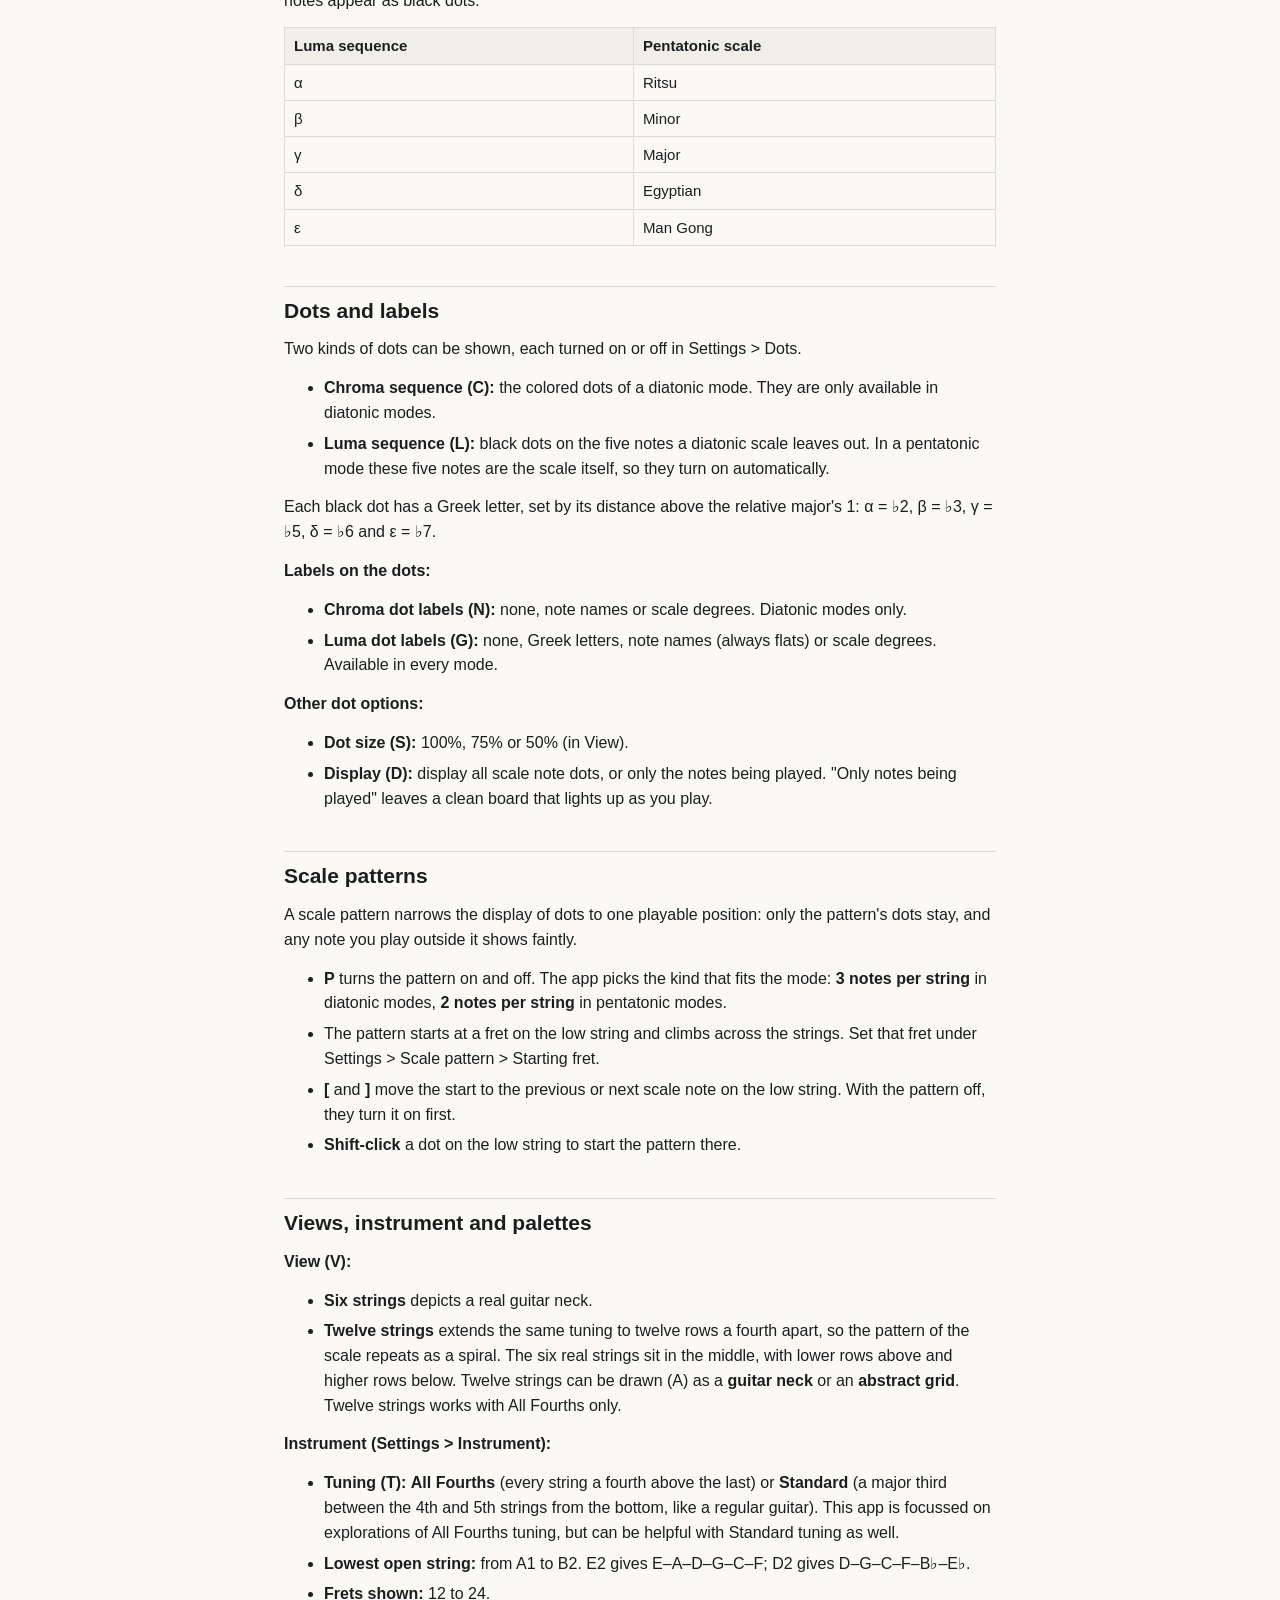
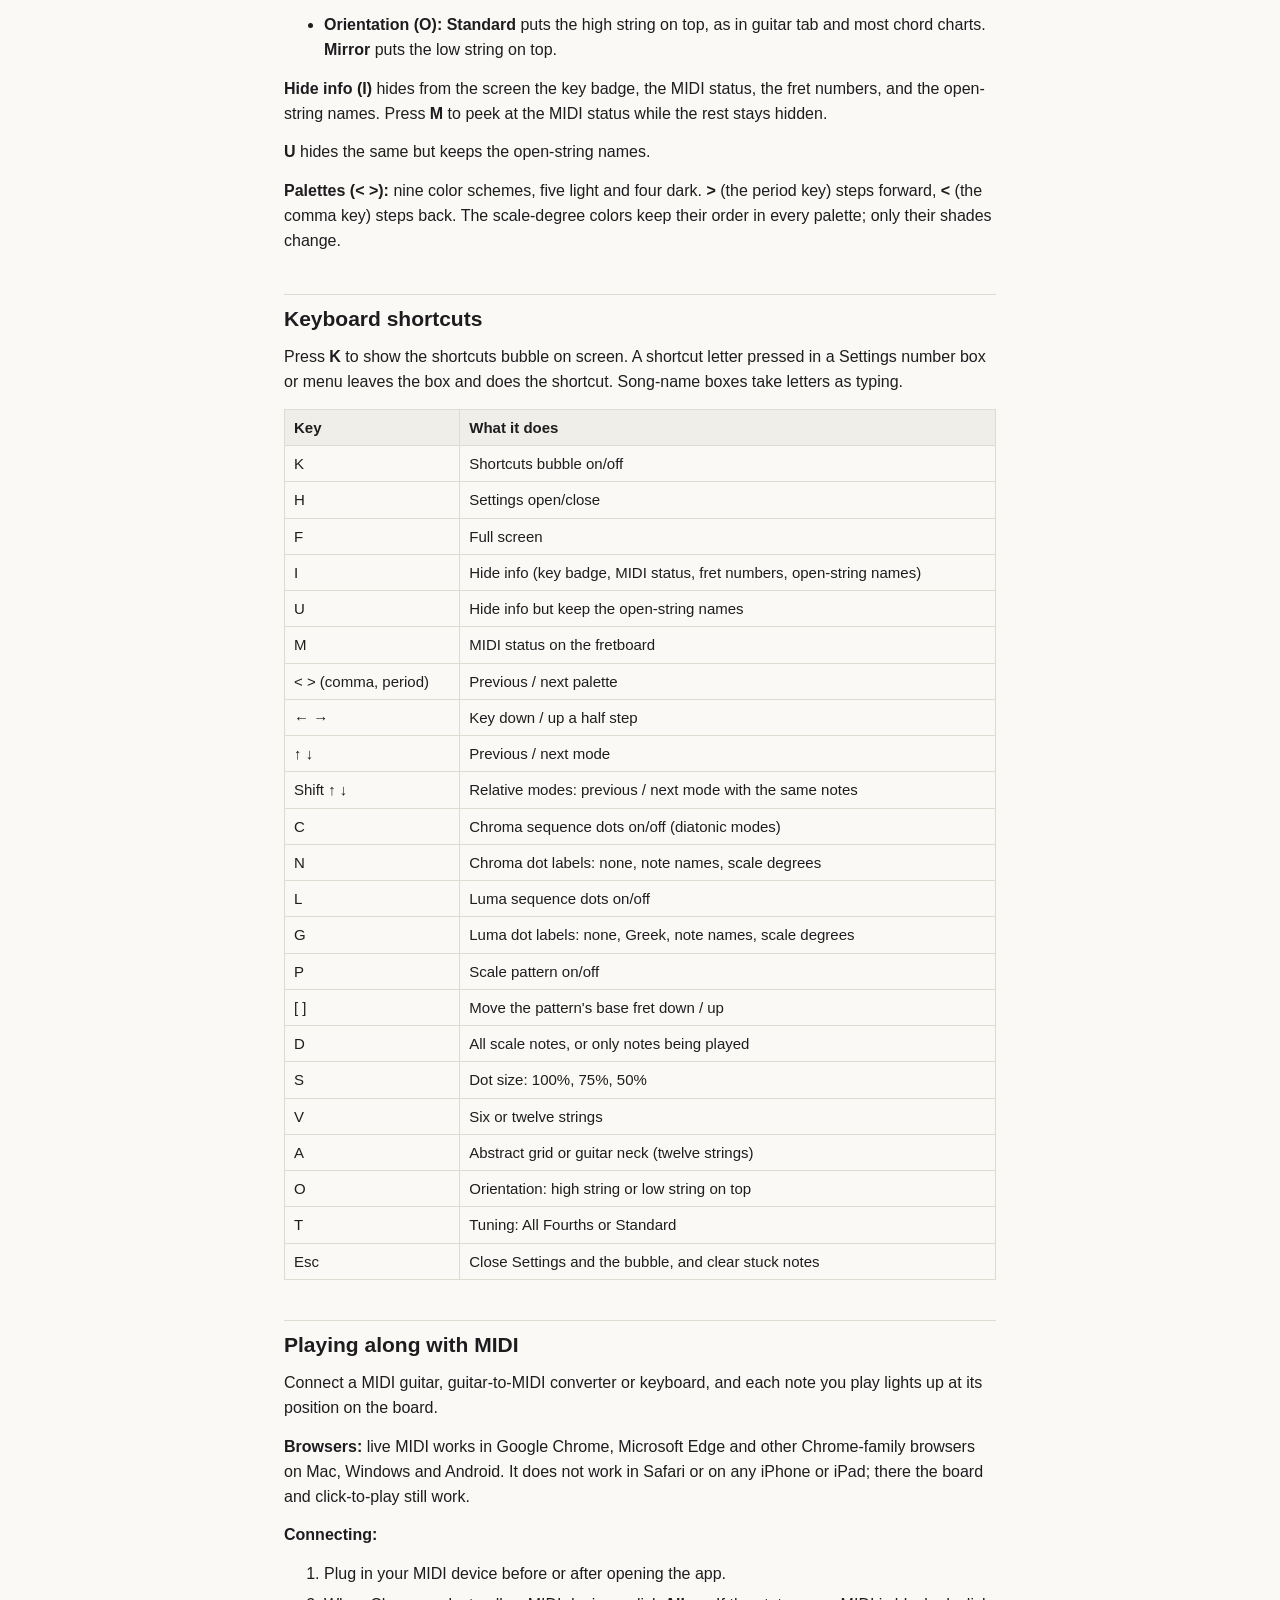
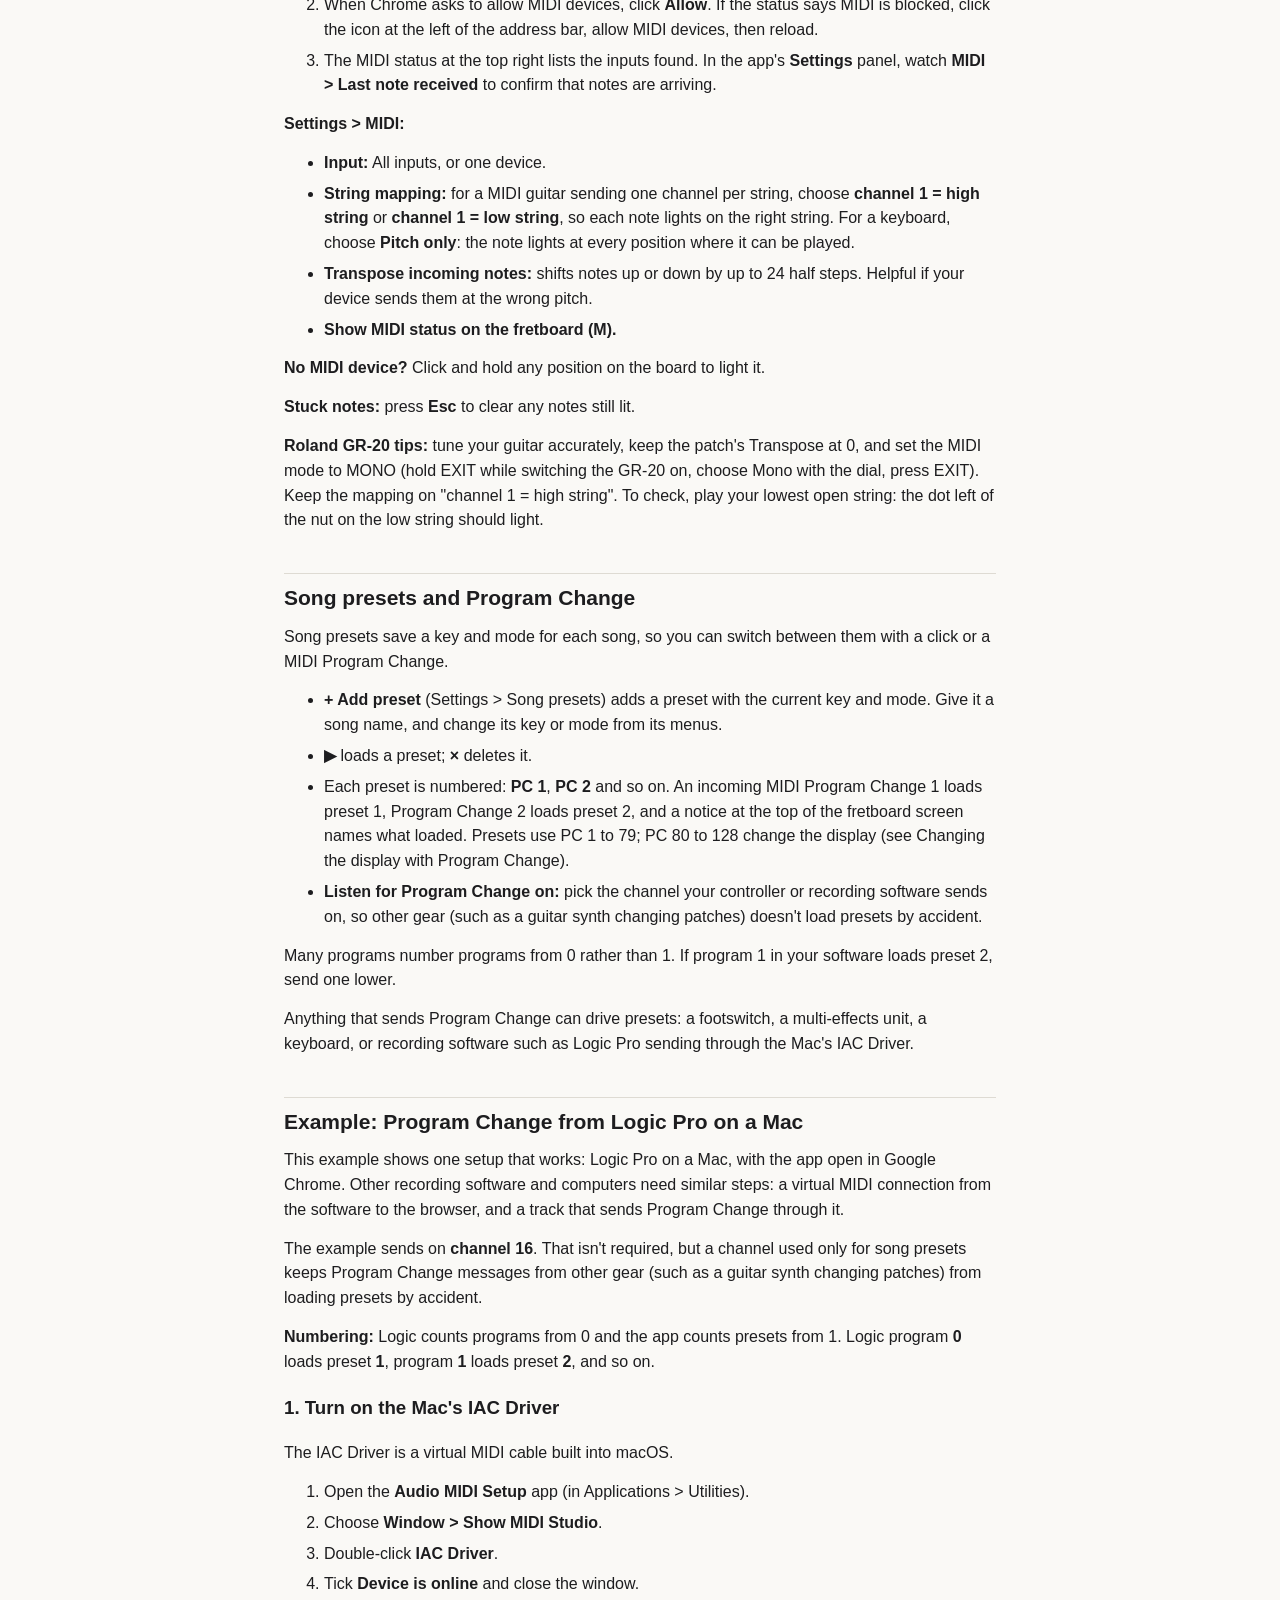
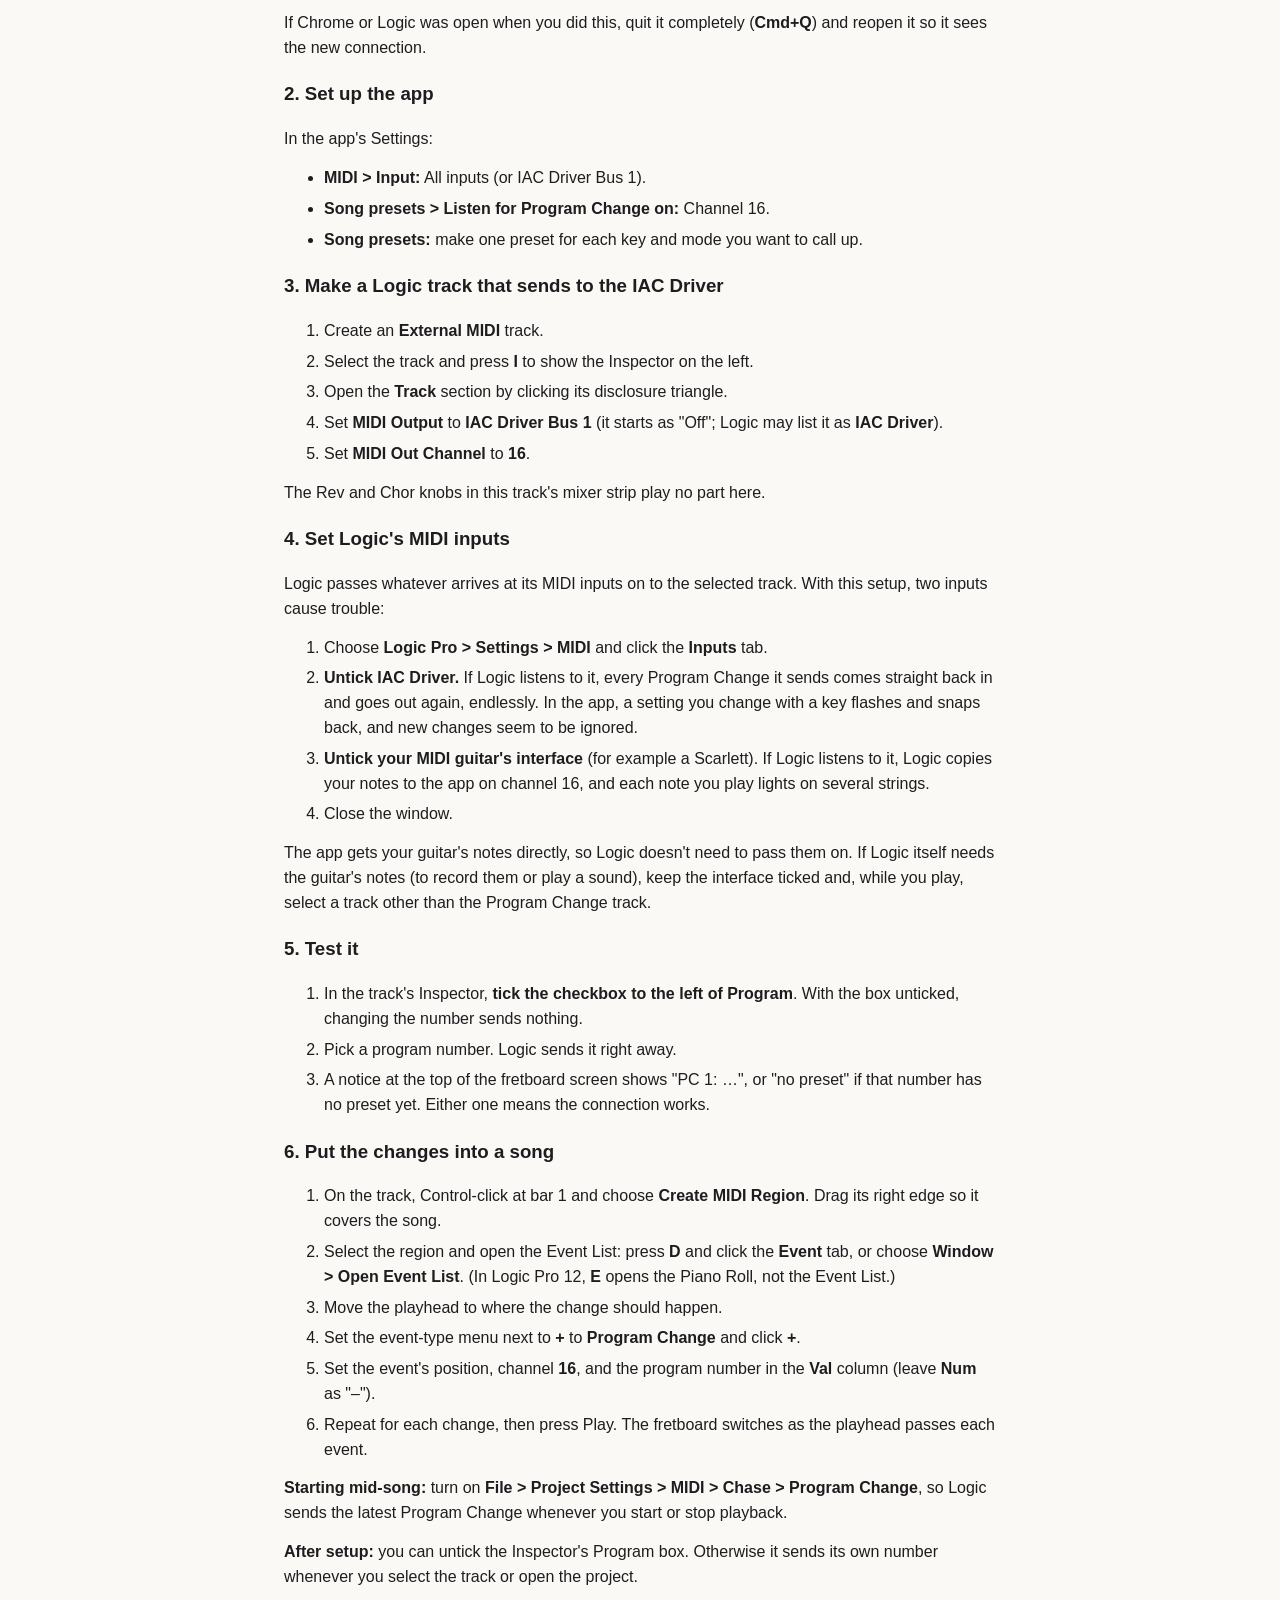
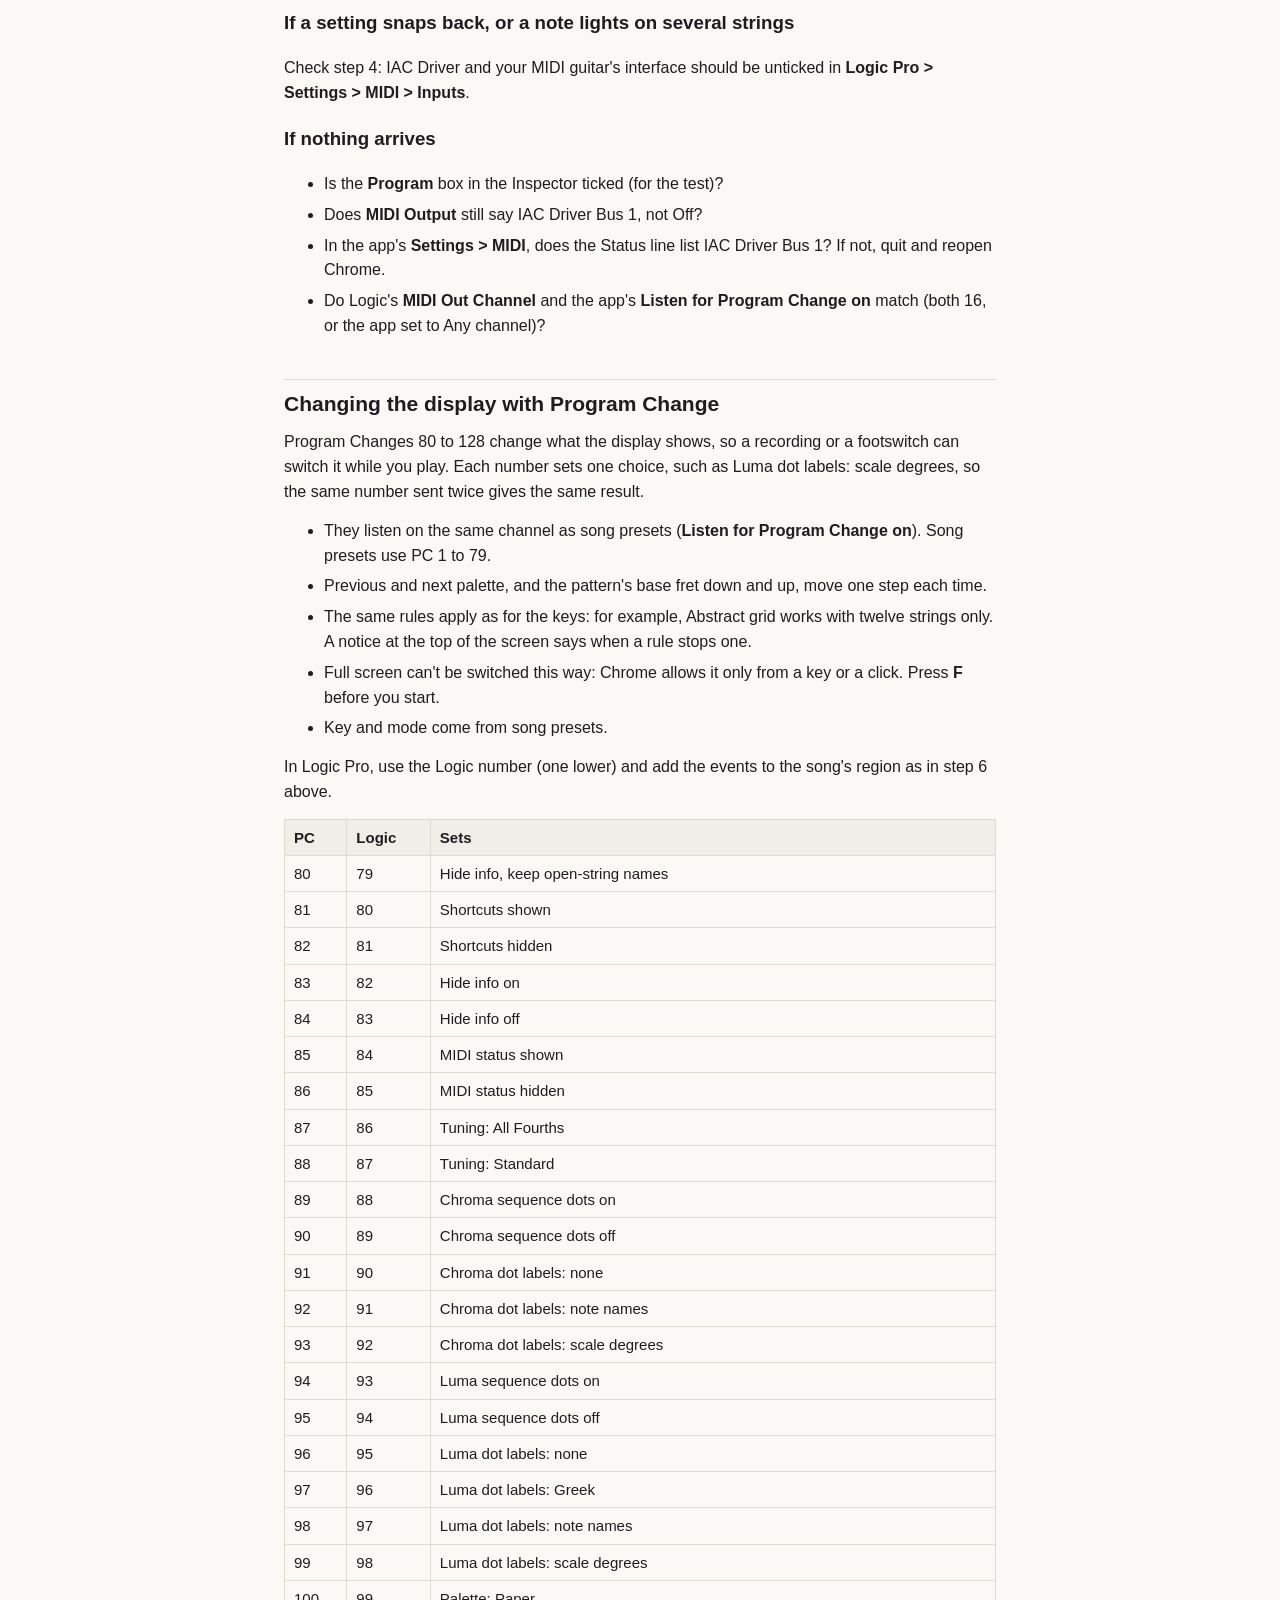
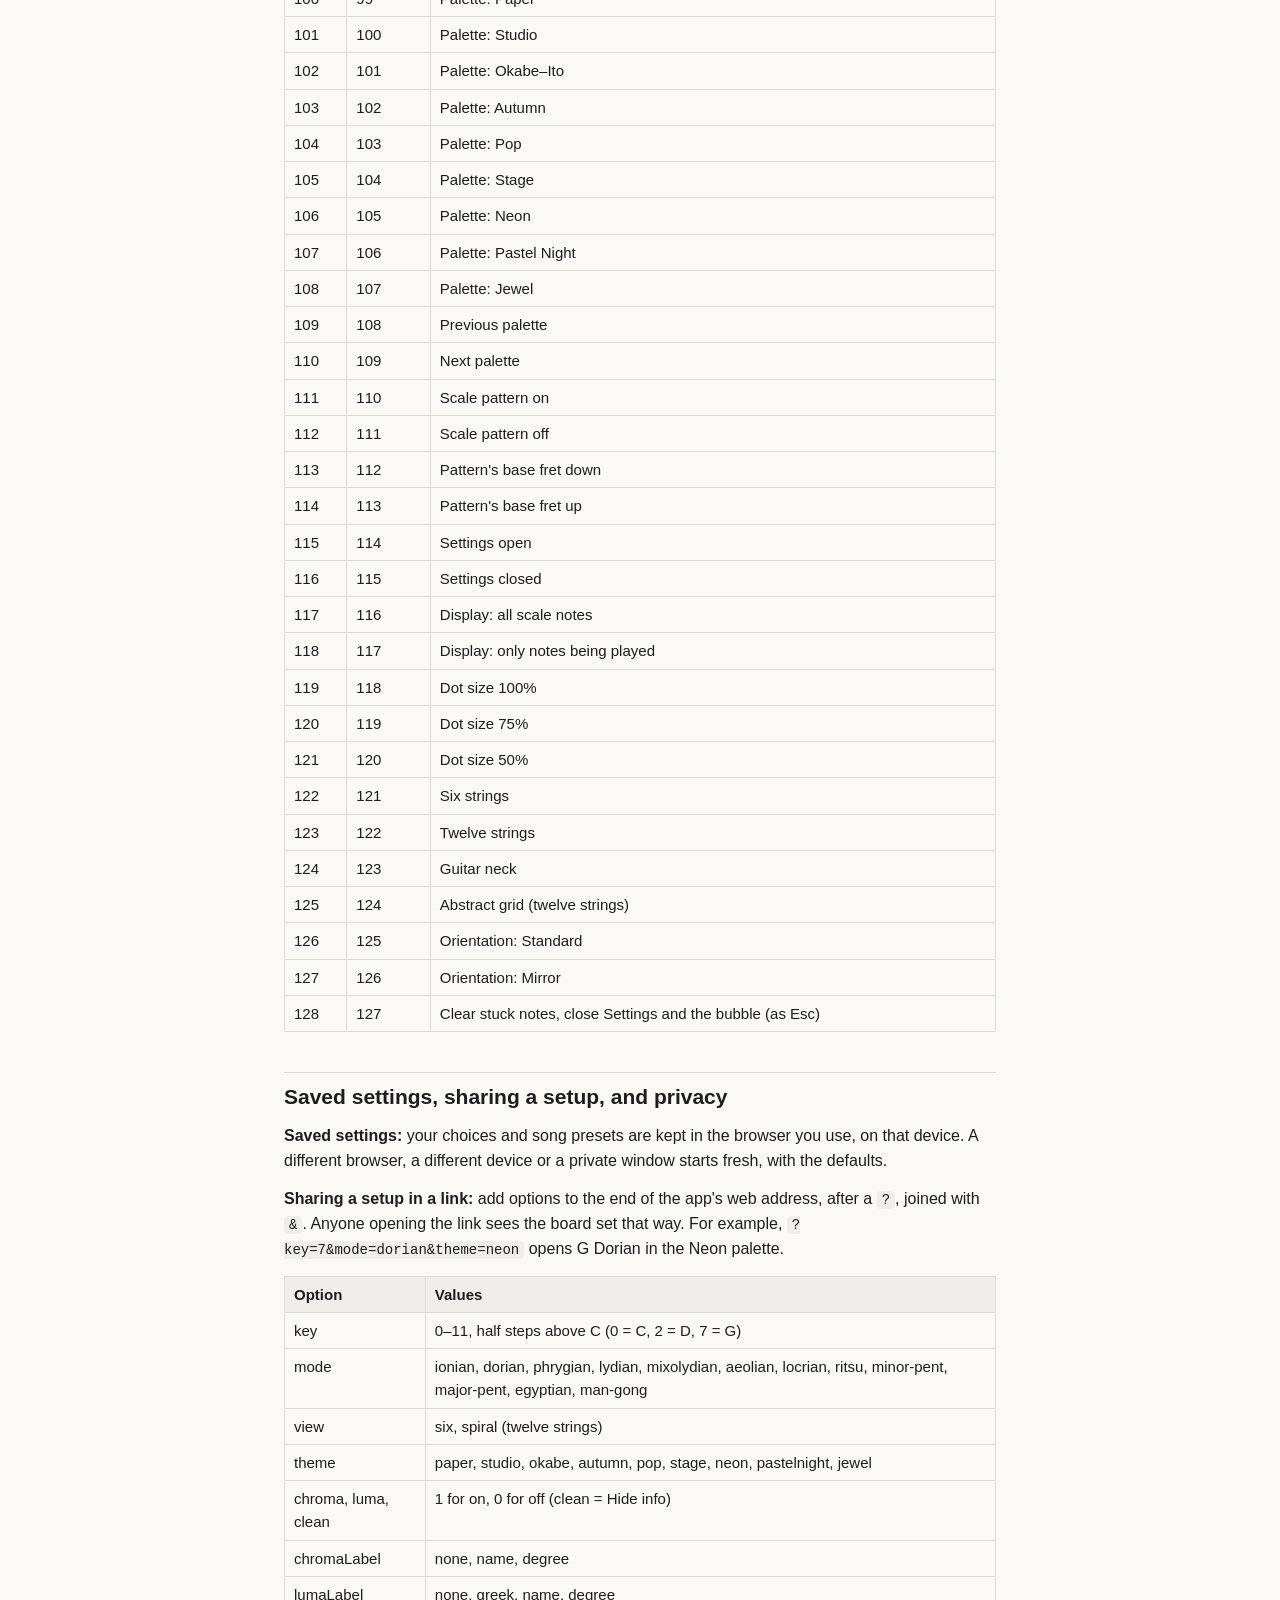
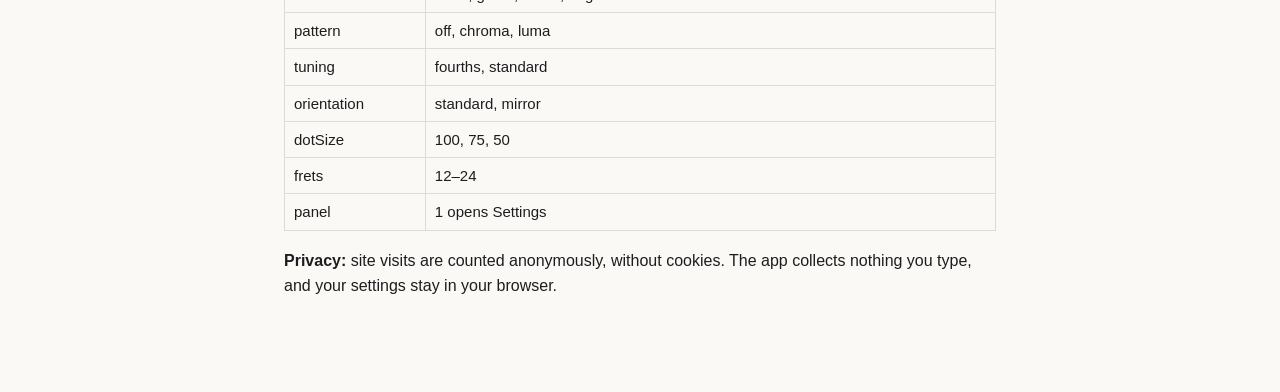
<file: guide.html>
<!DOCTYPE html>
<html lang="en">
<head>
<meta charset="utf-8">
<title>User Guide · COSTAR Spiral-Tuned Guitar</title>
<meta name="viewport" content="width=device-width, initial-scale=1">
<link rel="stylesheet" href="css/docs.css?v=20261122190941">
<script src="https://app.rybbit.io/api/script.js?siteId=1d7a8f01dfc9" defer></script>
</head>
<body>
<nav class="docnav"><a href="./">← Back to the app</a><span class="links"><b>User Guide</b> · <a href="faq.html">FAQ</a> · <a href="about.html">About</a> · <a id="suggest-link" href="https://spiral.ideas.userback.io/" target="_blank" rel="noopener">Suggest</a></span></nav>
<main>
<h1 id="costar-spiral-tuned-guitar-user-guide">COSTAR Spiral-Tuned Guitar: User Guide</h1>
<p>The COSTAR Spiral-Tuned Guitar is a free web app that displays scales and modes on a guitar fretboard tuned in All Fourths, highlighting the notes you play from a MIDI guitar.</p>
<p>The note color sequence is that of the COSTAR system and its lunar-solar chromatic calendar. COSTAR stands for Cycles Of Song, Theme, And Ritual.</p>
<p>The web app's live MIDI feature works in any Chrome-family browser, but not on any iPhone or iPad. There, the fretboard and click-to-play do work.</p>
<h2 id="getting-started">Getting started</h2>
<p>Open the app in a web browser by going to <a href="https://nfrhtp.github.io/spiral/">nfrhtp.github.io/spiral/</a>. The first time, you see a six-string guitar neck, tuned to All Fourths with an E low string, with dots showing C Ionian (the C major scale), and with a listing of keyboard shortcuts at the bottom.</p>
<ul>
<li><strong>The fretboard</strong> fills the screen. The nut is on the left, with the open-string note names beside it and some fret numbers underneath.</li>
<li><strong>The info badge</strong> at the top left of the screen names the key and mode, and identifies the color of the root note dots. For example: "C Ionian · root = white/black".</li>
<li><strong>The MIDI status</strong> sits at the top right.</li>
<li><strong>Settings</strong> open from the gear button at the top right, or with the <strong>H</strong> key. Every option in this guide can be set there.</li>
<li><strong>The shortcuts bubble</strong> opens and closes with <strong>K</strong>.</li>
<li><strong>Full screen</strong> is <strong>F</strong>.</li>
</ul>
<p>The app remembers your choices in that browser, so it opens the way you left it.</p>
<h2 id="keys-and-modes">Keys and modes</h2>
<p>Pick a key and a mode in Settings, or step through them with the arrow keys: <strong>← →</strong> change the key a half step at a time, and <strong>↑ ↓</strong> step through all twelve modes.</p>
<p><strong>Relative modes (Shift ↑ ↓)</strong> keep the same notes and move the root to the next mode that shares them: C Ionian → D Dorian → E Phrygian, and so on. The colors stay on the same notes, so the root walks along the chroma sequence. In pentatonic modes the root walks the luma sequence instead: A Minor → C Major → D Egyptian. In Settings, Shift-click a mode button to jump straight to that relative mode.</p>
<p><strong>Chroma sequence (diatonic modes):</strong> Ionian, Dorian, Phrygian, Lydian, Mixolydian, Aeolian and Locrian. Their seven notes appear as colored dots. Each color marks a scale degree of the mode's relative major scale:</p>
<table>
<thead>
<tr>
<th>Degree of the relative major</th>
<th>Chroma sequence</th>
<th>Root of which mode?</th>
</tr>
</thead>
<tbody>
<tr>
<td>1</td>
<td>white/black</td>
<td>Ionian</td>
</tr>
<tr>
<td>2</td>
<td>green</td>
<td>Dorian</td>
</tr>
<tr>
<td>3</td>
<td>yellow</td>
<td>Phrygian</td>
</tr>
<tr>
<td>4</td>
<td>orange</td>
<td>Lydian</td>
</tr>
<tr>
<td>5</td>
<td>red</td>
<td>Mixolydian</td>
</tr>
<tr>
<td>6</td>
<td>blue</td>
<td>Aeolian</td>
</tr>
<tr>
<td>7</td>
<td>purple</td>
<td>Locrian</td>
</tr>
</tbody>
</table>
<p>In Ionian the root is the half white, half black dot. In other modes the root is another color: in Aeolian, for example, it is blue. The badge at the top left names the root's color, and in Settings, the note under the mode buttons names the relative major.</p>
<p><strong>Luma sequence (pentatonic modes):</strong> Ritsu, Minor, Major, Egyptian and Man Gong. Their five notes appear as black dots.</p>
<table>
<thead>
<tr>
<th>Luma sequence</th>
<th>Pentatonic scale</th>
</tr>
</thead>
<tbody>
<tr>
<td>α</td>
<td>Ritsu</td>
</tr>
<tr>
<td>β</td>
<td>Minor</td>
</tr>
<tr>
<td>γ</td>
<td>Major</td>
</tr>
<tr>
<td>δ</td>
<td>Egyptian</td>
</tr>
<tr>
<td>ε</td>
<td>Man Gong</td>
</tr>
</tbody>
</table>
<h2 id="dots-and-labels">Dots and labels</h2>
<p>Two kinds of dots can be shown, each turned on or off in Settings &gt; Dots.</p>
<ul>
<li><strong>Chroma sequence (C):</strong> the colored dots of a diatonic mode. They are only available in diatonic modes.</li>
<li><strong>Luma sequence (L):</strong> black dots on the five notes a diatonic scale leaves out. In a pentatonic mode these five notes are the scale itself, so they turn on automatically.</li>
</ul>
<p>Each black dot has a Greek letter, set by its distance above the relative major's 1: α = ♭2, β = ♭3, γ = ♭5, δ = ♭6 and ε = ♭7.</p>
<p><strong>Labels on the dots:</strong></p>
<ul>
<li><strong>Chroma dot labels (N):</strong> none, note names or scale degrees. Diatonic modes only.</li>
<li><strong>Luma dot labels (G):</strong> none, Greek letters, note names (always flats) or scale degrees. Available in every mode.</li>
</ul>
<p><strong>Other dot options:</strong></p>
<ul>
<li><strong>Dot size (S):</strong> 100%, 75% or 50% (in View).</li>
<li><strong>Display (D):</strong> display all scale note dots, or only the notes being played. "Only notes being played" leaves a clean board that lights up as you play.</li>
</ul>
<h2 id="scale-patterns">Scale patterns</h2>
<p>A scale pattern narrows the display of dots to one playable position: only the pattern's dots stay, and any note you play outside it shows faintly.</p>
<ul>
<li><strong>P</strong> turns the pattern on and off. The app picks the kind that fits the mode: <strong>3 notes per string</strong> in diatonic modes, <strong>2 notes per string</strong> in pentatonic modes.</li>
<li>The pattern starts at a fret on the low string and climbs across the strings. Set that fret under Settings &gt; Scale pattern &gt; Starting fret.</li>
<li><strong>[</strong> and <strong>]</strong> move the start to the previous or next scale note on the low string. With the pattern off, they turn it on first.</li>
<li><strong>Shift-click</strong> a dot on the low string to start the pattern there.</li>
</ul>
<h2 id="views-instrument-and-palettes">Views, instrument and palettes</h2>
<p><strong>View (V):</strong></p>
<ul>
<li><strong>Six strings</strong> depicts a real guitar neck.</li>
<li><strong>Twelve strings</strong> extends the same tuning to twelve rows a fourth apart, so the pattern of the scale repeats as a spiral. The six real strings sit in the middle, with lower rows above and higher rows below. Twelve strings can be drawn (A) as a <strong>guitar neck</strong> or an <strong>abstract grid</strong>. Twelve strings works with All Fourths only.</li>
</ul>
<p><strong>Instrument (Settings &gt; Instrument):</strong></p>
<ul>
<li><strong>Tuning (T):</strong> <strong>All Fourths</strong> (every string a fourth above the last) or <strong>Standard</strong> (a major third between the 4th and 5th strings from the bottom, like a regular guitar). This app is focussed on explorations of All Fourths tuning, but can be helpful with Standard tuning as well.</li>
<li><strong>Lowest open string:</strong> from A1 to B2. E2 gives E–A–D–G–C–F; D2 gives D–G–C–F–B♭–E♭.</li>
<li><strong>Frets shown:</strong> 12 to 24.</li>
<li><strong>Orientation (O):</strong> <strong>Standard</strong> puts the high string on top, as in guitar tab and most chord charts. <strong>Mirror</strong> puts the low string on top.</li>
</ul>
<p><strong>Hide info (I)</strong> hides from the screen the key badge, the MIDI status, the fret numbers, and the open-string names. Press <strong>M</strong> to peek at the MIDI status while the rest stays hidden.</p>
<p><strong>U</strong> hides the same but keeps the open-string names.</p>
<p><strong>Palettes (&lt; &gt;):</strong> nine color schemes, five light and four dark. <strong>&gt;</strong> (the period key) steps forward, <strong>&lt;</strong> (the comma key) steps back. The scale-degree colors keep their order in every palette; only their shades change.</p>
<h2 id="keyboard-shortcuts">Keyboard shortcuts</h2>
<p>Press <strong>K</strong> to show the shortcuts bubble on screen. A shortcut letter pressed in a Settings number box or menu leaves the box and does the shortcut. Song-name boxes take letters as typing.</p>
<table>
<thead>
<tr>
<th>Key</th>
<th>What it does</th>
</tr>
</thead>
<tbody>
<tr>
<td>K</td>
<td>Shortcuts bubble on/off</td>
</tr>
<tr>
<td>H</td>
<td>Settings open/close</td>
</tr>
<tr>
<td>F</td>
<td>Full screen</td>
</tr>
<tr>
<td>I</td>
<td>Hide info (key badge, MIDI status, fret numbers, open-string names)</td>
</tr>
<tr>
<td>U</td>
<td>Hide info but keep the open-string names</td>
</tr>
<tr>
<td>M</td>
<td>MIDI status on the fretboard</td>
</tr>
<tr>
<td>&lt; &gt; (comma, period)</td>
<td>Previous / next palette</td>
</tr>
<tr>
<td>← →</td>
<td>Key down / up a half step</td>
</tr>
<tr>
<td>↑ ↓</td>
<td>Previous / next mode</td>
</tr>
<tr>
<td>Shift ↑ ↓</td>
<td>Relative modes: previous / next mode with the same notes</td>
</tr>
<tr>
<td>C</td>
<td>Chroma sequence dots on/off (diatonic modes)</td>
</tr>
<tr>
<td>N</td>
<td>Chroma dot labels: none, note names, scale degrees</td>
</tr>
<tr>
<td>L</td>
<td>Luma sequence dots on/off</td>
</tr>
<tr>
<td>G</td>
<td>Luma dot labels: none, Greek, note names, scale degrees</td>
</tr>
<tr>
<td>P</td>
<td>Scale pattern on/off</td>
</tr>
<tr>
<td>[ ]</td>
<td>Move the pattern's base fret down / up</td>
</tr>
<tr>
<td>D</td>
<td>All scale notes, or only notes being played</td>
</tr>
<tr>
<td>S</td>
<td>Dot size: 100%, 75%, 50%</td>
</tr>
<tr>
<td>V</td>
<td>Six or twelve strings</td>
</tr>
<tr>
<td>A</td>
<td>Abstract grid or guitar neck (twelve strings)</td>
</tr>
<tr>
<td>O</td>
<td>Orientation: high string or low string on top</td>
</tr>
<tr>
<td>T</td>
<td>Tuning: All Fourths or Standard</td>
</tr>
<tr>
<td>Esc</td>
<td>Close Settings and the bubble, and clear stuck notes</td>
</tr>
</tbody>
</table>
<h2 id="playing-along-with-midi">Playing along with MIDI</h2>
<p>Connect a MIDI guitar, guitar-to-MIDI converter or keyboard, and each note you play lights up at its position on the board.</p>
<p><strong>Browsers:</strong> live MIDI works in Google Chrome, Microsoft Edge and other Chrome-family browsers on Mac, Windows and Android. It does not work in Safari or on any iPhone or iPad; there the board and click-to-play still work.</p>
<p><strong>Connecting:</strong></p>
<ol>
<li>Plug in your MIDI device before or after opening the app.</li>
<li>When Chrome asks to allow MIDI devices, click <strong>Allow</strong>. If the status says MIDI is blocked, click the icon at the left of the address bar, allow MIDI devices, then reload.</li>
<li>The MIDI status at the top right lists the inputs found. In the app's <strong>Settings</strong> panel, watch <strong>MIDI &gt; Last note received</strong> to confirm that notes are arriving.</li>
</ol>
<p><strong>Settings &gt; MIDI:</strong></p>
<ul>
<li><strong>Input:</strong> All inputs, or one device.</li>
<li><strong>String mapping:</strong> for a MIDI guitar sending one channel per string, choose <strong>channel 1 = high string</strong> or <strong>channel 1 = low string</strong>, so each note lights on the right string. For a keyboard, choose <strong>Pitch only</strong>: the note lights at every position where it can be played.</li>
<li><strong>Transpose incoming notes:</strong> shifts notes up or down by up to 24 half steps. Helpful if your device sends them at the wrong pitch.</li>
<li><strong>Show MIDI status on the fretboard (M).</strong></li>
</ul>
<p><strong>No MIDI device?</strong> Click and hold any position on the board to light it.</p>
<p><strong>Stuck notes:</strong> press <strong>Esc</strong> to clear any notes still lit.</p>
<p><strong>Roland GR-20 tips:</strong> tune your guitar accurately, keep the patch's Transpose at 0, and set the MIDI mode to MONO (hold EXIT while switching the GR-20 on, choose Mono with the dial, press EXIT). Keep the mapping on "channel 1 = high string". To check, play your lowest open string: the dot left of the nut on the low string should light.</p>
<h2 id="song-presets-and-program-change">Song presets and Program Change</h2>
<p>Song presets save a key and mode for each song, so you can switch between them with a click or a MIDI Program Change.</p>
<ul>
<li><strong>+ Add preset</strong> (Settings &gt; Song presets) adds a preset with the current key and mode. Give it a song name, and change its key or mode from its menus.</li>
<li><strong>▶</strong> loads a preset; <strong>×</strong> deletes it.</li>
<li>Each preset is numbered: <strong>PC 1</strong>, <strong>PC 2</strong> and so on. An incoming MIDI Program Change 1 loads preset 1, Program Change 2 loads preset 2, and a notice at the top of the fretboard screen names what loaded. Presets use PC 1 to 79; PC 80 to 128 change the display (see Changing the display with Program Change).</li>
<li><strong>Listen for Program Change on:</strong> pick the channel your controller or recording software sends on, so other gear (such as a guitar synth changing patches) doesn't load presets by accident.</li>
</ul>
<p>Many programs number programs from 0 rather than 1. If program 1 in your software loads preset 2, send one lower.</p>
<p>Anything that sends Program Change can drive presets: a footswitch, a multi-effects unit, a keyboard, or recording software such as Logic Pro sending through the Mac's IAC Driver.</p>
<h2 id="example-program-change-from-logic-pro-on-a-mac">Example: Program Change from Logic Pro on a Mac</h2>
<p>This example shows one setup that works: Logic Pro on a Mac, with the app open in Google Chrome. Other recording software and computers need similar steps: a virtual MIDI connection from the software to the browser, and a track that sends Program Change through it.</p>
<p>The example sends on <strong>channel 16</strong>. That isn't required, but a channel used only for song presets keeps Program Change messages from other gear (such as a guitar synth changing patches) from loading presets by accident.</p>
<p><strong>Numbering:</strong> Logic counts programs from 0 and the app counts presets from 1. Logic program <strong>0</strong> loads preset <strong>1</strong>, program <strong>1</strong> loads preset <strong>2</strong>, and so on.</p>
<h3 id="1-turn-on-the-macs-iac-driver">1. Turn on the Mac's IAC Driver</h3>
<p>The IAC Driver is a virtual MIDI cable built into macOS.</p>
<ol>
<li>Open the <strong>Audio MIDI Setup</strong> app (in Applications &gt; Utilities).</li>
<li>Choose <strong>Window &gt; Show MIDI Studio</strong>.</li>
<li>Double-click <strong>IAC Driver</strong>.</li>
<li>Tick <strong>Device is online</strong> and close the window.</li>
</ol>
<p>If Chrome or Logic was open when you did this, quit it completely (<strong>Cmd+Q</strong>) and reopen it so it sees the new connection.</p>
<h3 id="2-set-up-the-app">2. Set up the app</h3>
<p>In the app's Settings:</p>
<ul>
<li><strong>MIDI &gt; Input:</strong> All inputs (or IAC Driver Bus 1).</li>
<li><strong>Song presets &gt; Listen for Program Change on:</strong> Channel 16.</li>
<li><strong>Song presets:</strong> make one preset for each key and mode you want to call up.</li>
</ul>
<h3 id="3-make-a-logic-track-that-sends-to-the-iac-driver">3. Make a Logic track that sends to the IAC Driver</h3>
<ol>
<li>Create an <strong>External MIDI</strong> track.</li>
<li>Select the track and press <strong>I</strong> to show the Inspector on the left.</li>
<li>Open the <strong>Track</strong> section by clicking its disclosure triangle.</li>
<li>Set <strong>MIDI Output</strong> to <strong>IAC Driver Bus 1</strong> (it starts as "Off"; Logic may list it as <strong>IAC Driver</strong>).</li>
<li>Set <strong>MIDI Out Channel</strong> to <strong>16</strong>.</li>
</ol>
<p>The Rev and Chor knobs in this track's mixer strip play no part here.</p>
<h3 id="4-set-logics-midi-inputs">4. Set Logic's MIDI inputs</h3>
<p>Logic passes whatever arrives at its MIDI inputs on to the selected track. With this setup, two inputs cause trouble:</p>
<ol>
<li>Choose <strong>Logic Pro &gt; Settings &gt; MIDI</strong> and click the <strong>Inputs</strong> tab.</li>
<li><strong>Untick IAC Driver.</strong> If Logic listens to it, every Program Change it sends comes straight back in and goes out again, endlessly. In the app, a setting you change with a key flashes and snaps back, and new changes seem to be ignored.</li>
<li><strong>Untick your MIDI guitar's interface</strong> (for example a Scarlett). If Logic listens to it, Logic copies your notes to the app on channel 16, and each note you play lights on several strings.</li>
<li>Close the window.</li>
</ol>
<p>The app gets your guitar's notes directly, so Logic doesn't need to pass them on. If Logic itself needs the guitar's notes (to record them or play a sound), keep the interface ticked and, while you play, select a track other than the Program Change track.</p>
<h3 id="5-test-it">5. Test it</h3>
<ol>
<li>In the track's Inspector, <strong>tick the checkbox to the left of Program</strong>. With the box unticked, changing the number sends nothing.</li>
<li>Pick a program number. Logic sends it right away.</li>
<li>A notice at the top of the fretboard screen shows "PC 1: …", or "no preset" if that number has no preset yet. Either one means the connection works.</li>
</ol>
<h3 id="6-put-the-changes-into-a-song">6. Put the changes into a song</h3>
<ol>
<li>On the track, Control-click at bar 1 and choose <strong>Create MIDI Region</strong>. Drag its right edge so it covers the song.</li>
<li>Select the region and open the Event List: press <strong>D</strong> and click the <strong>Event</strong> tab, or choose <strong>Window &gt; Open Event List</strong>. (In Logic Pro 12, <strong>E</strong> opens the Piano Roll, not the Event List.)</li>
<li>Move the playhead to where the change should happen.</li>
<li>Set the event-type menu next to <strong>+</strong> to <strong>Program Change</strong> and click <strong>+</strong>.</li>
<li>Set the event's position, channel <strong>16</strong>, and the program number in the <strong>Val</strong> column (leave <strong>Num</strong> as "–").</li>
<li>Repeat for each change, then press Play. The fretboard switches as the playhead passes each event.</li>
</ol>
<p><strong>Starting mid-song:</strong> turn on <strong>File &gt; Project Settings &gt; MIDI &gt; Chase &gt; Program Change</strong>, so Logic sends the latest Program Change whenever you start or stop playback.</p>
<p><strong>After setup:</strong> you can untick the Inspector's Program box. Otherwise it sends its own number whenever you select the track or open the project.</p>
<h3 id="if-a-setting-snaps-back-or-a-note-lights-on-several-strings">If a setting snaps back, or a note lights on several strings</h3>
<p>Check step 4: IAC Driver and your MIDI guitar's interface should be unticked in <strong>Logic Pro &gt; Settings &gt; MIDI &gt; Inputs</strong>.</p>
<h3 id="if-nothing-arrives">If nothing arrives</h3>
<ul>
<li>Is the <strong>Program</strong> box in the Inspector ticked (for the test)?</li>
<li>Does <strong>MIDI Output</strong> still say IAC Driver Bus 1, not Off?</li>
<li>In the app's <strong>Settings &gt; MIDI</strong>, does the Status line list IAC Driver Bus 1? If not, quit and reopen Chrome.</li>
<li>Do Logic's <strong>MIDI Out Channel</strong> and the app's <strong>Listen for Program Change on</strong> match (both 16, or the app set to Any channel)?</li>
</ul>
<h2 id="changing-the-display-with-program-change">Changing the display with Program Change</h2>
<p>Program Changes 80 to 128 change what the display shows, so a recording or a footswitch can switch it while you play. Each number sets one choice, such as Luma dot labels: scale degrees, so the same number sent twice gives the same result.</p>
<ul>
<li>They listen on the same channel as song presets (<strong>Listen for Program Change on</strong>). Song presets use PC 1 to 79.</li>
<li>Previous and next palette, and the pattern's base fret down and up, move one step each time.</li>
<li>The same rules apply as for the keys: for example, Abstract grid works with twelve strings only. A notice at the top of the screen says when a rule stops one.</li>
<li>Full screen can't be switched this way: Chrome allows it only from a key or a click. Press <strong>F</strong> before you start.</li>
<li>Key and mode come from song presets.</li>
</ul>
<p>In Logic Pro, use the Logic number (one lower) and add the events to the song's region as in step 6 above.</p>
<table>
<thead>
<tr>
<th>PC</th>
<th>Logic</th>
<th>Sets</th>
</tr>
</thead>
<tbody>
<tr>
<td>80</td>
<td>79</td>
<td>Hide info, keep open-string names</td>
</tr>
<tr>
<td>81</td>
<td>80</td>
<td>Shortcuts shown</td>
</tr>
<tr>
<td>82</td>
<td>81</td>
<td>Shortcuts hidden</td>
</tr>
<tr>
<td>83</td>
<td>82</td>
<td>Hide info on</td>
</tr>
<tr>
<td>84</td>
<td>83</td>
<td>Hide info off</td>
</tr>
<tr>
<td>85</td>
<td>84</td>
<td>MIDI status shown</td>
</tr>
<tr>
<td>86</td>
<td>85</td>
<td>MIDI status hidden</td>
</tr>
<tr>
<td>87</td>
<td>86</td>
<td>Tuning: All Fourths</td>
</tr>
<tr>
<td>88</td>
<td>87</td>
<td>Tuning: Standard</td>
</tr>
<tr>
<td>89</td>
<td>88</td>
<td>Chroma sequence dots on</td>
</tr>
<tr>
<td>90</td>
<td>89</td>
<td>Chroma sequence dots off</td>
</tr>
<tr>
<td>91</td>
<td>90</td>
<td>Chroma dot labels: none</td>
</tr>
<tr>
<td>92</td>
<td>91</td>
<td>Chroma dot labels: note names</td>
</tr>
<tr>
<td>93</td>
<td>92</td>
<td>Chroma dot labels: scale degrees</td>
</tr>
<tr>
<td>94</td>
<td>93</td>
<td>Luma sequence dots on</td>
</tr>
<tr>
<td>95</td>
<td>94</td>
<td>Luma sequence dots off</td>
</tr>
<tr>
<td>96</td>
<td>95</td>
<td>Luma dot labels: none</td>
</tr>
<tr>
<td>97</td>
<td>96</td>
<td>Luma dot labels: Greek</td>
</tr>
<tr>
<td>98</td>
<td>97</td>
<td>Luma dot labels: note names</td>
</tr>
<tr>
<td>99</td>
<td>98</td>
<td>Luma dot labels: scale degrees</td>
</tr>
<tr>
<td>100</td>
<td>99</td>
<td>Palette: Paper</td>
</tr>
<tr>
<td>101</td>
<td>100</td>
<td>Palette: Studio</td>
</tr>
<tr>
<td>102</td>
<td>101</td>
<td>Palette: Okabe–Ito</td>
</tr>
<tr>
<td>103</td>
<td>102</td>
<td>Palette: Autumn</td>
</tr>
<tr>
<td>104</td>
<td>103</td>
<td>Palette: Pop</td>
</tr>
<tr>
<td>105</td>
<td>104</td>
<td>Palette: Stage</td>
</tr>
<tr>
<td>106</td>
<td>105</td>
<td>Palette: Neon</td>
</tr>
<tr>
<td>107</td>
<td>106</td>
<td>Palette: Pastel Night</td>
</tr>
<tr>
<td>108</td>
<td>107</td>
<td>Palette: Jewel</td>
</tr>
<tr>
<td>109</td>
<td>108</td>
<td>Previous palette</td>
</tr>
<tr>
<td>110</td>
<td>109</td>
<td>Next palette</td>
</tr>
<tr>
<td>111</td>
<td>110</td>
<td>Scale pattern on</td>
</tr>
<tr>
<td>112</td>
<td>111</td>
<td>Scale pattern off</td>
</tr>
<tr>
<td>113</td>
<td>112</td>
<td>Pattern's base fret down</td>
</tr>
<tr>
<td>114</td>
<td>113</td>
<td>Pattern's base fret up</td>
</tr>
<tr>
<td>115</td>
<td>114</td>
<td>Settings open</td>
</tr>
<tr>
<td>116</td>
<td>115</td>
<td>Settings closed</td>
</tr>
<tr>
<td>117</td>
<td>116</td>
<td>Display: all scale notes</td>
</tr>
<tr>
<td>118</td>
<td>117</td>
<td>Display: only notes being played</td>
</tr>
<tr>
<td>119</td>
<td>118</td>
<td>Dot size 100%</td>
</tr>
<tr>
<td>120</td>
<td>119</td>
<td>Dot size 75%</td>
</tr>
<tr>
<td>121</td>
<td>120</td>
<td>Dot size 50%</td>
</tr>
<tr>
<td>122</td>
<td>121</td>
<td>Six strings</td>
</tr>
<tr>
<td>123</td>
<td>122</td>
<td>Twelve strings</td>
</tr>
<tr>
<td>124</td>
<td>123</td>
<td>Guitar neck</td>
</tr>
<tr>
<td>125</td>
<td>124</td>
<td>Abstract grid (twelve strings)</td>
</tr>
<tr>
<td>126</td>
<td>125</td>
<td>Orientation: Standard</td>
</tr>
<tr>
<td>127</td>
<td>126</td>
<td>Orientation: Mirror</td>
</tr>
<tr>
<td>128</td>
<td>127</td>
<td>Clear stuck notes, close Settings and the bubble (as Esc)</td>
</tr>
</tbody>
</table>
<h2 id="saved-settings-sharing-a-setup-and-privacy">Saved settings, sharing a setup, and privacy</h2>
<p><strong>Saved settings:</strong> your choices and song presets are kept in the browser you use, on that device. A different browser, a different device or a private window starts fresh, with the defaults.</p>
<p><strong>Sharing a setup in a link:</strong> add options to the end of the app's web address, after a <code>?</code>, joined with <code>&amp;</code>. Anyone opening the link sees the board set that way. For example, <code>?key=7&amp;mode=dorian&amp;theme=neon</code> opens G Dorian in the Neon palette.</p>
<table>
<thead>
<tr>
<th>Option</th>
<th>Values</th>
</tr>
</thead>
<tbody>
<tr>
<td>key</td>
<td>0–11, half steps above C (0 = C, 2 = D, 7 = G)</td>
</tr>
<tr>
<td>mode</td>
<td>ionian, dorian, phrygian, lydian, mixolydian, aeolian, locrian, ritsu, minor-pent, major-pent, egyptian, man-gong</td>
</tr>
<tr>
<td>view</td>
<td>six, spiral (twelve strings)</td>
</tr>
<tr>
<td>theme</td>
<td>paper, studio, okabe, autumn, pop, stage, neon, pastelnight, jewel</td>
</tr>
<tr>
<td>chroma, luma, clean</td>
<td>1 for on, 0 for off (clean = Hide info)</td>
</tr>
<tr>
<td>chromaLabel</td>
<td>none, name, degree</td>
</tr>
<tr>
<td>lumaLabel</td>
<td>none, greek, name, degree</td>
</tr>
<tr>
<td>pattern</td>
<td>off, chroma, luma</td>
</tr>
<tr>
<td>tuning</td>
<td>fourths, standard</td>
</tr>
<tr>
<td>orientation</td>
<td>standard, mirror</td>
</tr>
<tr>
<td>dotSize</td>
<td>100, 75, 50</td>
</tr>
<tr>
<td>frets</td>
<td>12–24</td>
</tr>
<tr>
<td>panel</td>
<td>1 opens Settings</td>
</tr>
</tbody>
</table>
<p><strong>Privacy:</strong> site visits are counted anonymously, without cookies. The app collects nothing you type, and your settings stay in your browser.</p>
</main>
<script src="js/userback.js?v=20261122190941"></script>
</body>
</html>
</file>
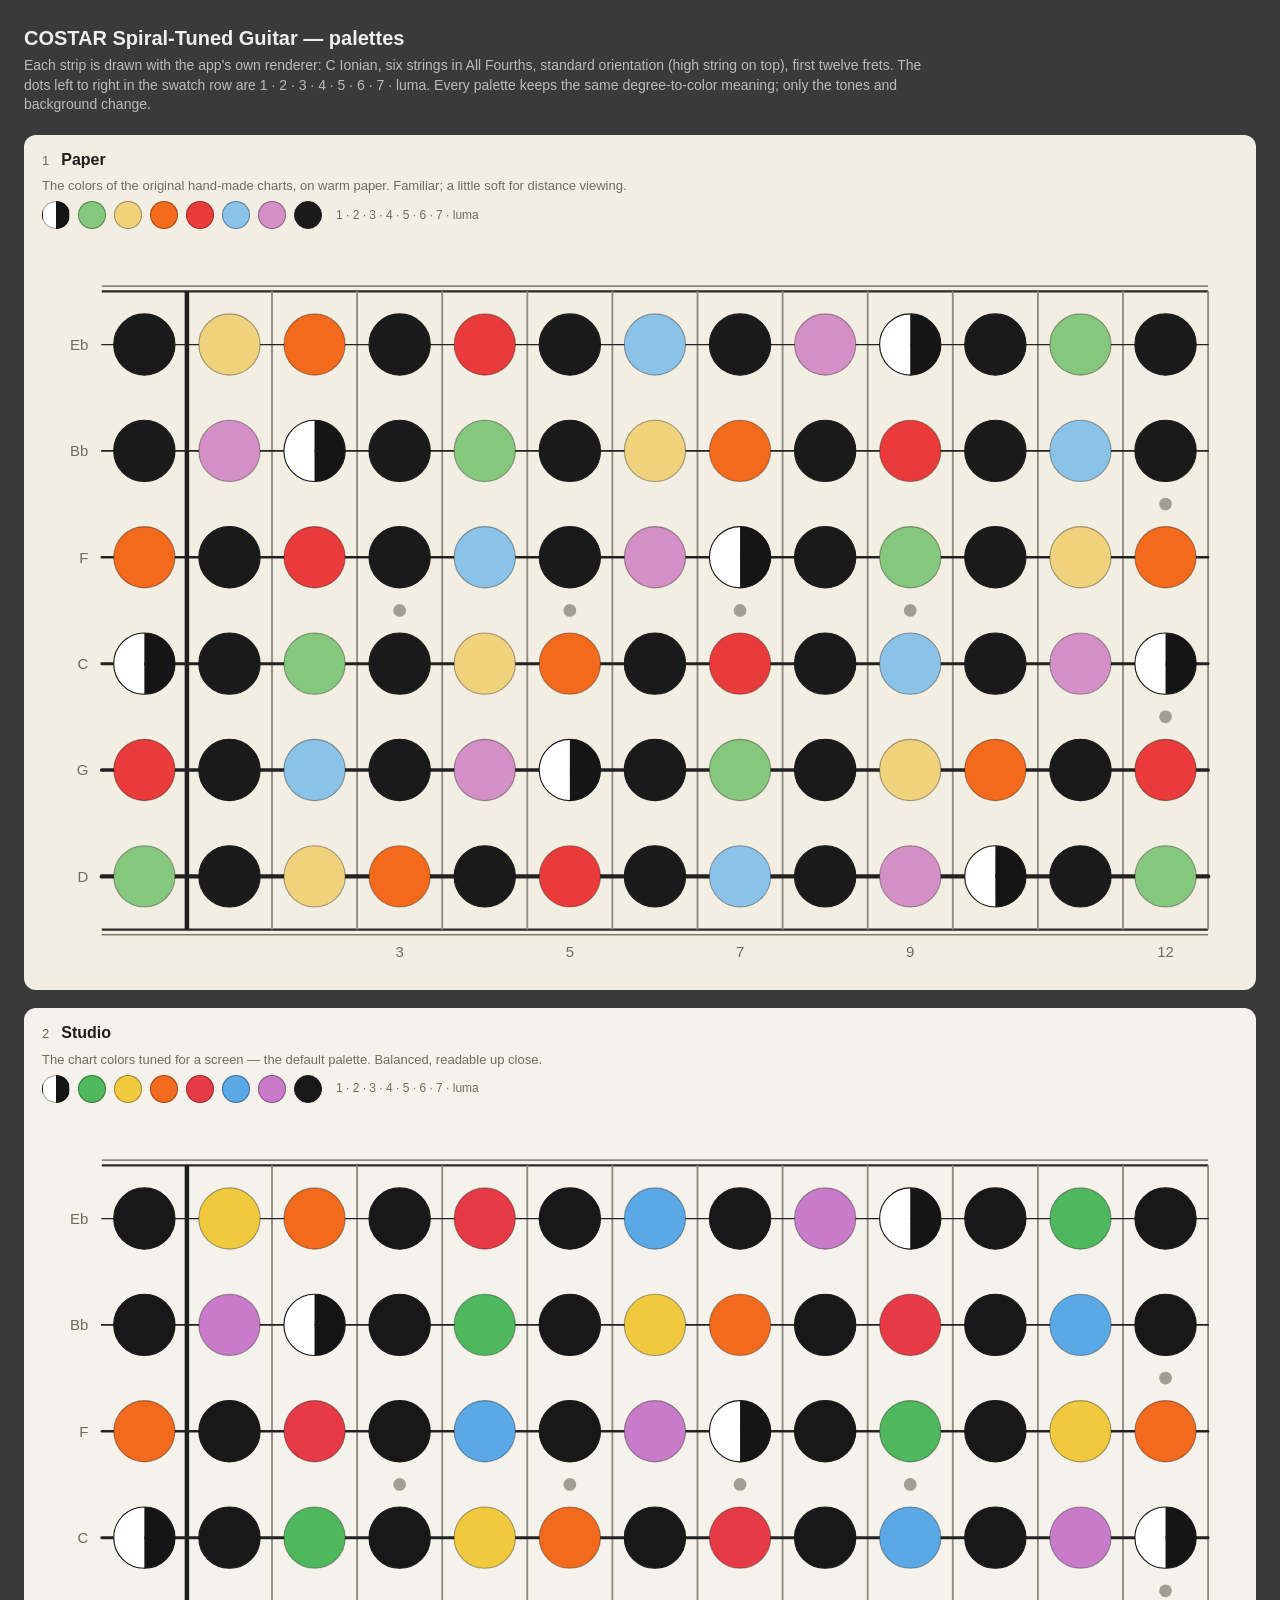
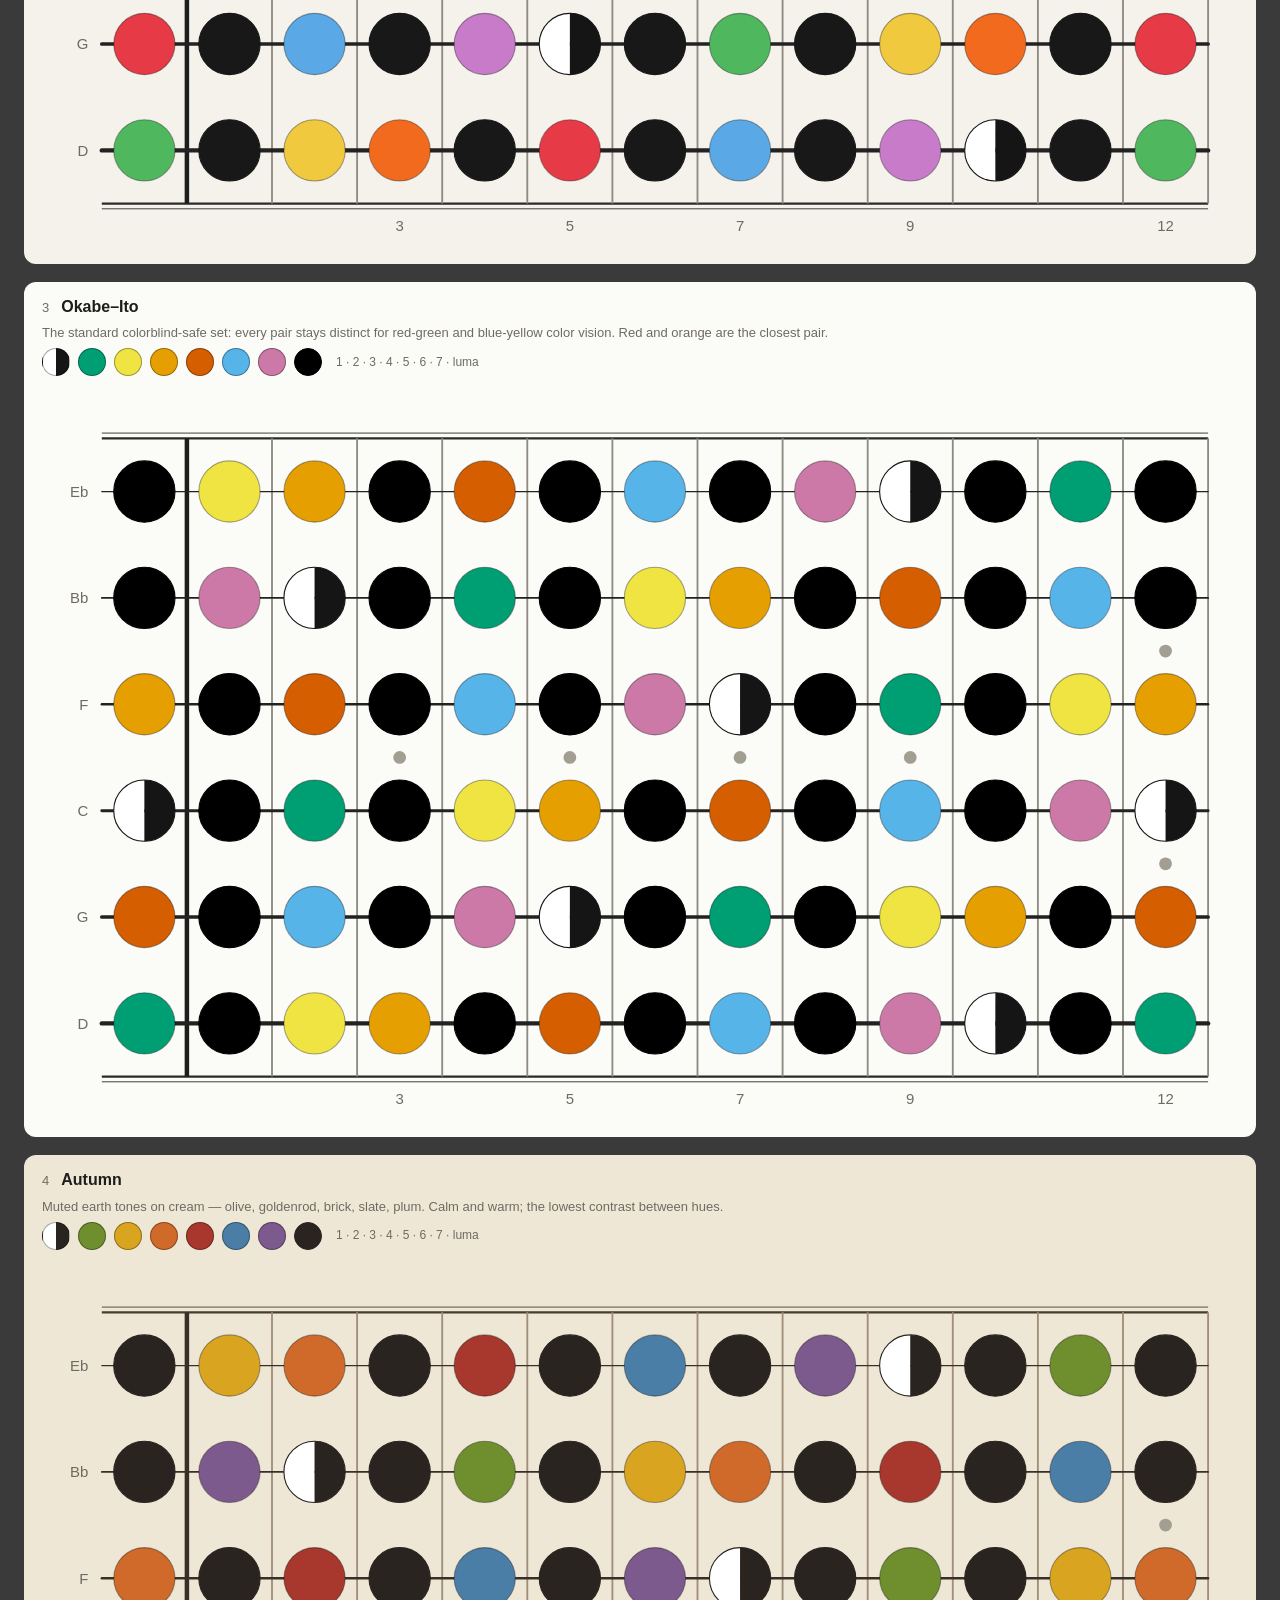
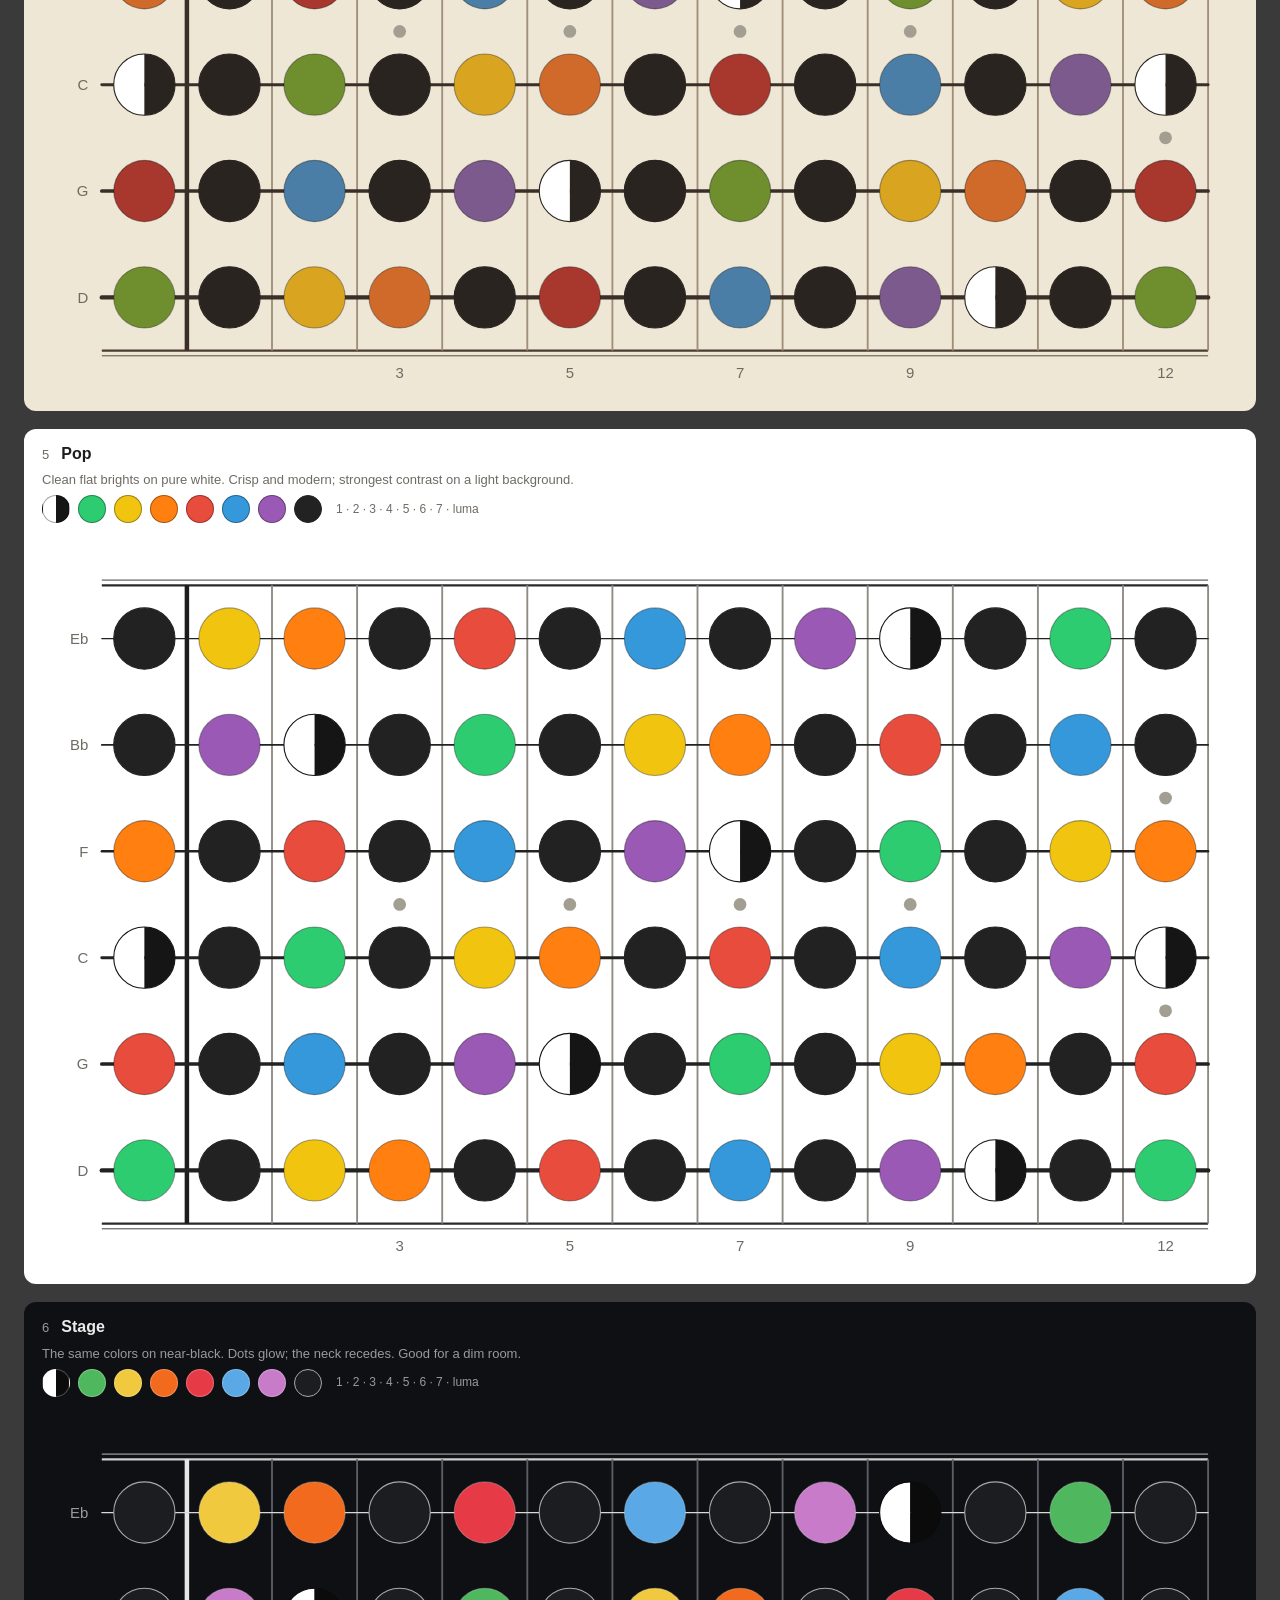
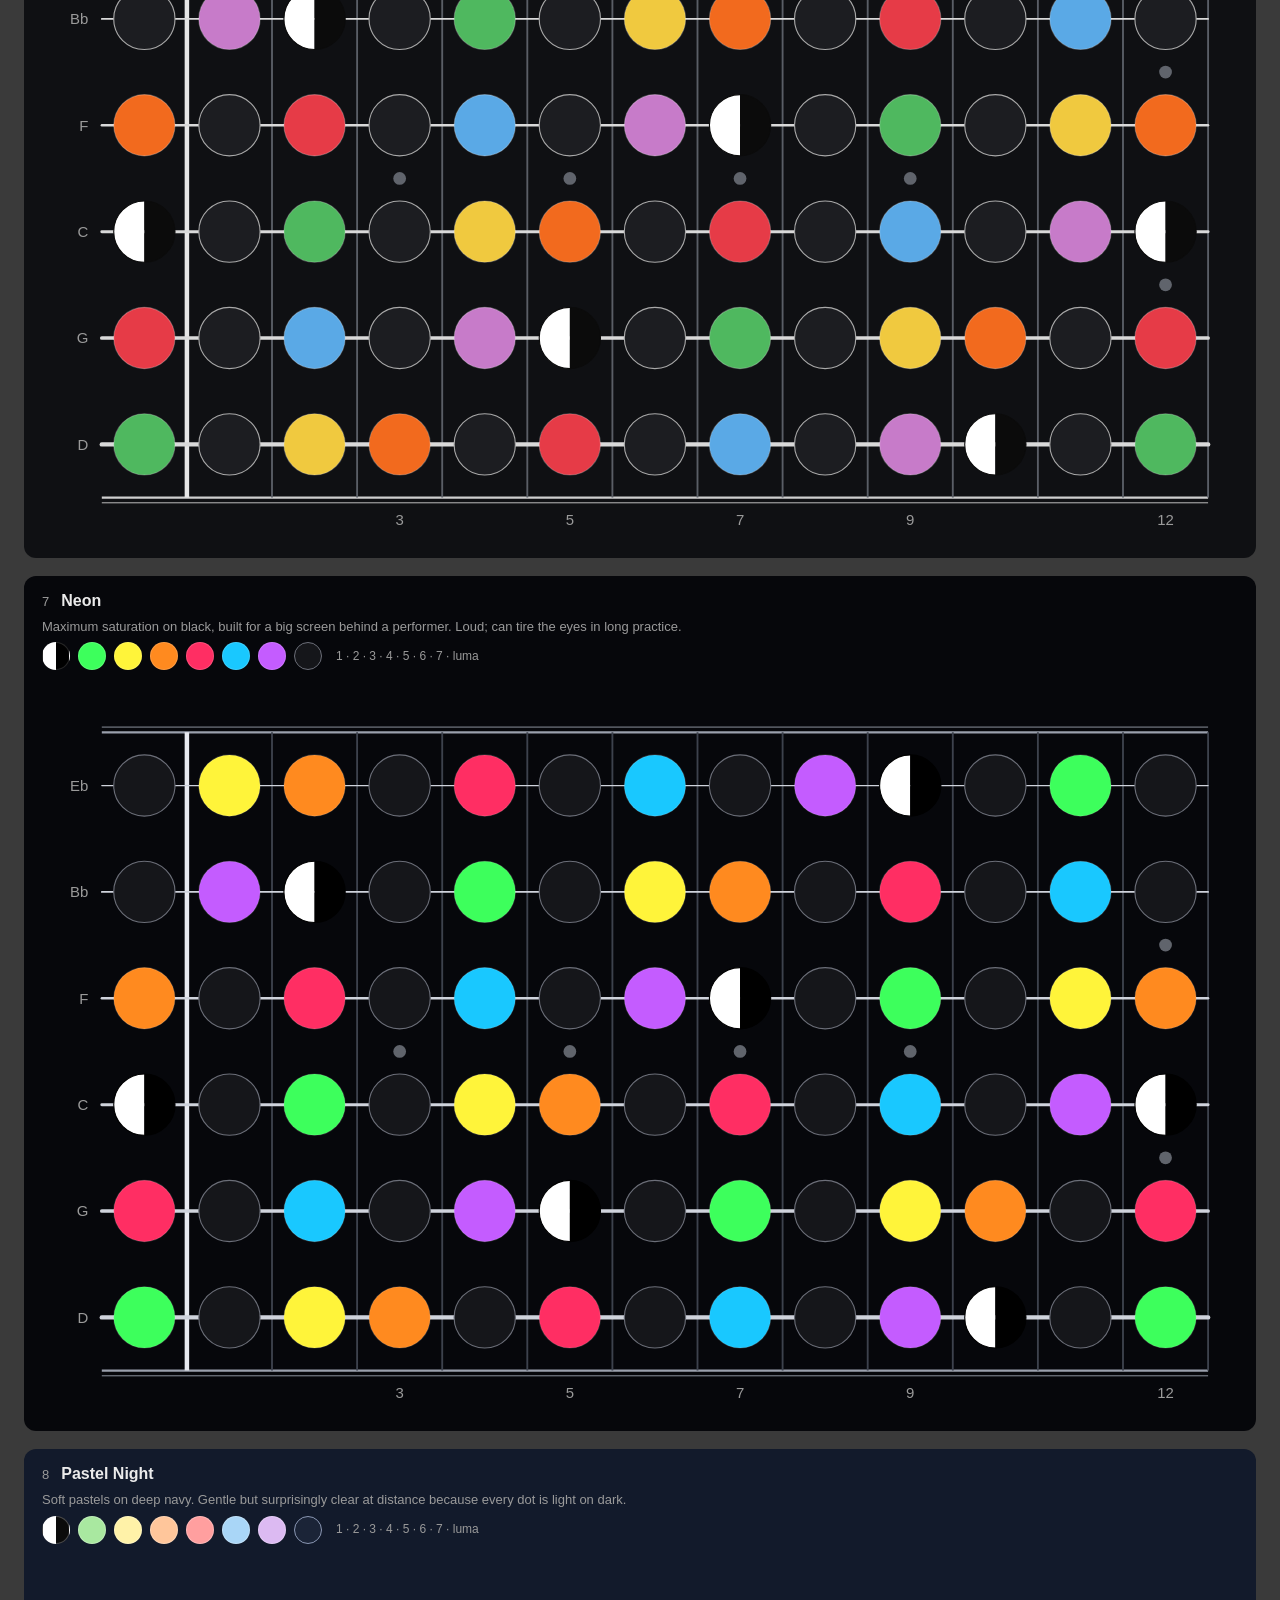
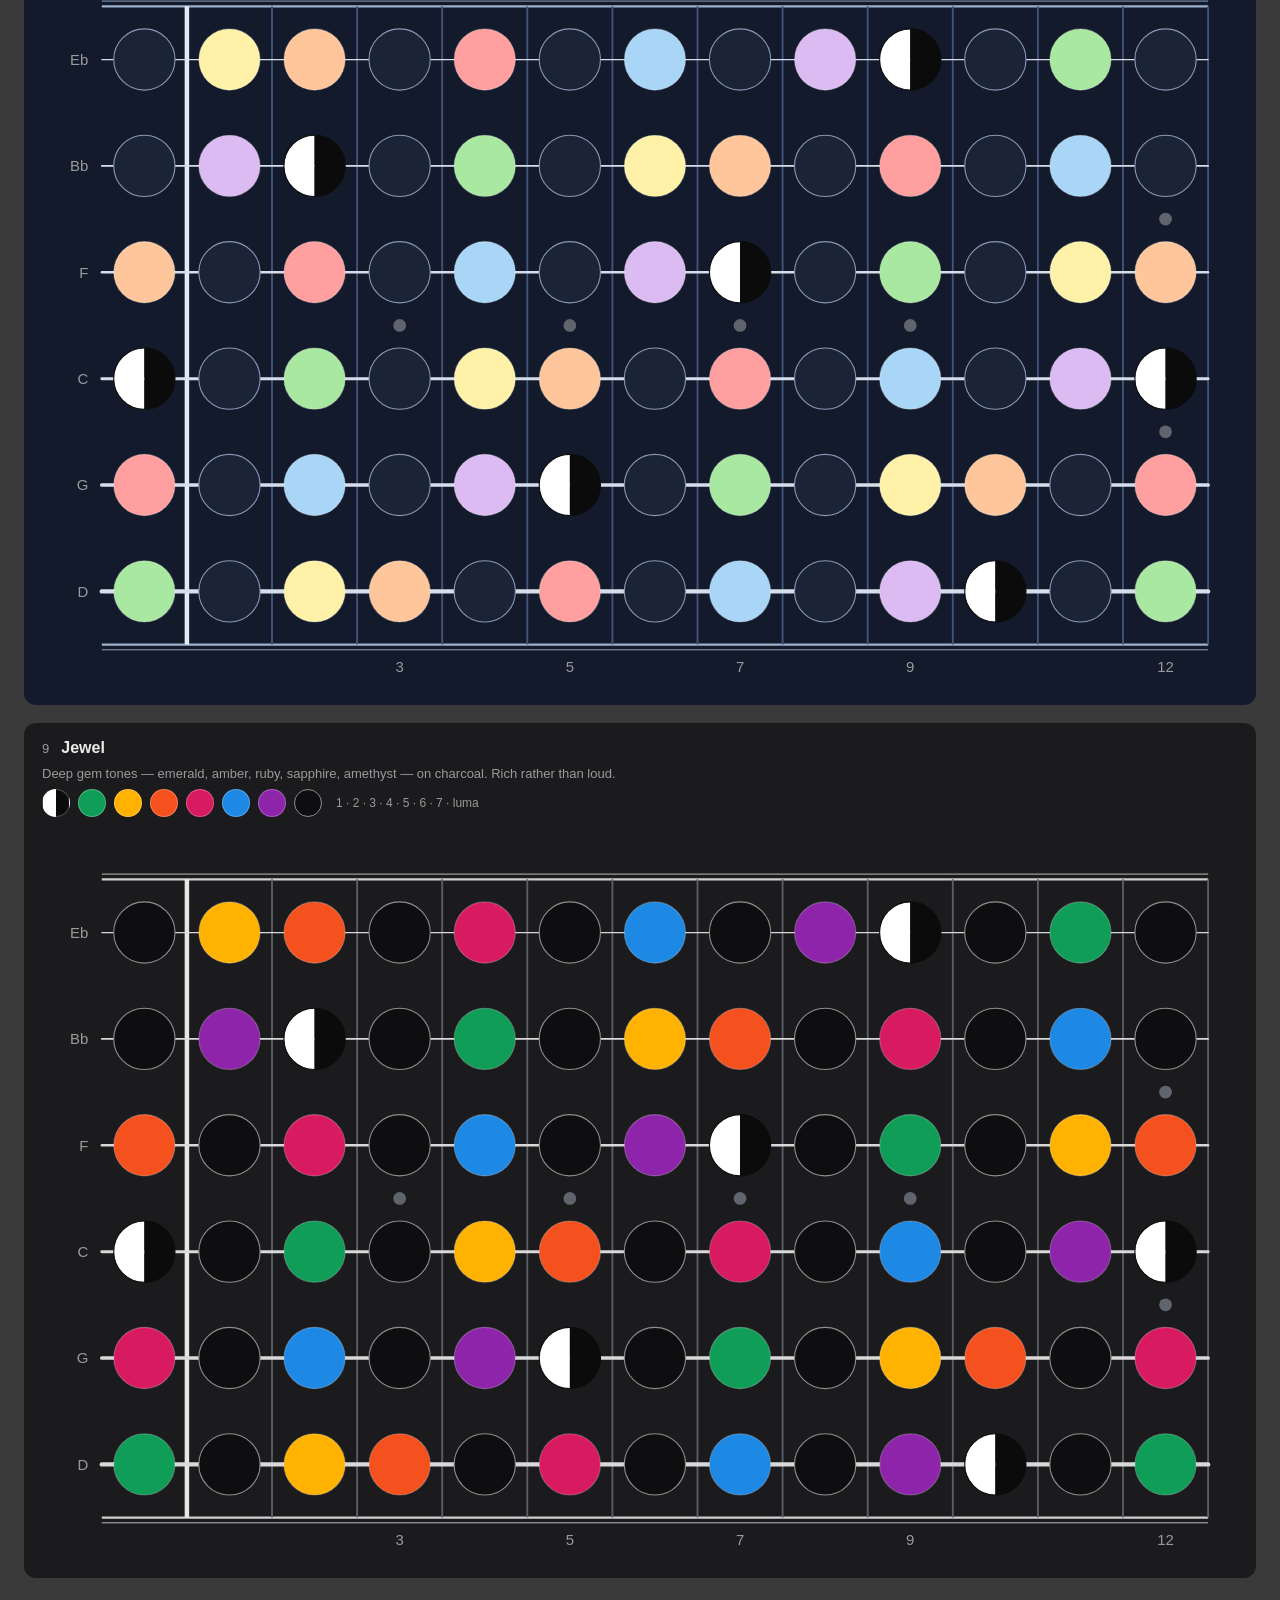
<file: palettes.html>
<!DOCTYPE html>
<html lang="en">
<head>
<meta charset="utf-8">
<title>COSTAR Spiral-Tuned Guitar — palettes</title>
<link rel="stylesheet" href="css/style.css?v=20261122190941">
<script src="https://app.rybbit.io/api/script.js?siteId=1d7a8f01dfc9" defer></script>
<style>
  html, body { height: auto; overflow: auto; background: #3a3a3a; }
  body { padding: 24px; }
  h1 { color: #eee; font-size: 20px; margin: 0 0 4px; }
  .intro { color: #bbb; font-size: 14px; margin: 0 0 20px; max-width: 900px; }
  .sample { background: var(--bg); color: var(--fg); border-radius: 12px; padding: 14px 18px 8px; margin-bottom: 18px; }
  .sample header { display: flex; align-items: baseline; gap: 12px; margin-bottom: 6px; }
  .sample h2 { font-size: 16px; margin: 0; }
  .sample .num { font-size: 13px; color: var(--muted); }
  .sample p { font-size: 13px; color: var(--muted); margin: 0 0 6px; }
  .sample .alt { color: #d04040; font-weight: 600; }
  .sample svg { width: 100%; height: auto; display: block; }
  .swatches { display: flex; gap: 8px; align-items: center; margin: 6px 0 10px; }
  .swatches span { width: 26px; height: 26px; border-radius: 50%; border: 1.5px solid var(--dot-stroke); display: inline-block; }
  .swatches .lbl { width: auto; height: auto; border: 0; border-radius: 0; font-size: 12px; color: var(--muted); margin-left: 6px; }
</style>
</head>
<body>
<h1>COSTAR Spiral-Tuned Guitar — palettes</h1>
<p class="intro">Each strip is drawn with the app's own renderer: C Ionian, six strings in All Fourths, standard orientation (high string on top), first twelve frets.
The dots left to right in the swatch row are 1 · 2 · 3 · 4 · 5 · 6 · 7 · luma. Every palette keeps the same degree-to-color meaning; only the tones and background change.</p>
<div id="samples"></div>

<script src="js/theory.js?v=20261122190941"></script>
<script src="js/render.js?v=20261122190941"></script>
<script>
(() => {
  const THEMES = [
    ['paper', 'Paper', false, 'The colors of the original hand-made charts, on warm paper. Familiar; a little soft for distance viewing.'],
    ['studio', 'Studio', false, 'The chart colors tuned for a screen — the default palette. Balanced, readable up close.'],
    ['okabe', 'Okabe–Ito', false, 'The standard colorblind-safe set: every pair stays distinct for red-green and blue-yellow color vision. Red and orange are the closest pair.'],
    ['autumn', 'Autumn', false, 'Muted earth tones on cream — olive, goldenrod, brick, slate, plum. Calm and warm; the lowest contrast between hues.'],
    ['pop', 'Pop', false, 'Clean flat brights on pure white. Crisp and modern; strongest contrast on a light background.'],
    ['stage', 'Stage', true, 'The same colors on near-black. Dots glow; the neck recedes. Good for a dim room.'],
    ['neon', 'Neon', true, 'Maximum saturation on black, built for a big screen behind a performer. Loud; can tire the eyes in long practice.'],
    ['pastelnight', 'Pastel Night', true, 'Soft pastels on deep navy. Gentle but surprisingly clear at distance because every dot is light on dark.'],
    ['jewel', 'Jewel', true, 'Deep gem tones — emerald, amber, ruby, sapphire, amethyst — on charcoal. Rich rather than loud.'],
  ];
  const state = { view: 'six', orientation: 'standard', spiralStyle: 'neck', dots: 'all',
    root: 0, mode: 'ionian', chroma: true, luma: true, lumaLabel: 'none', names: false,
    pattern: 'off', patternFret: 0, openLow: 38, frets: 12 };
  const box = document.getElementById('samples');
  THEMES.forEach(([id, name, dark, blurb], i) => {
    const div = document.createElement('div');
    div.className = 'sample theme-' + id + (dark ? ' dark' : ' light');
    div.innerHTML = `<header><span class="num">${i + 1}</span><h2>${name}</h2></header>
      <p>${blurb.replace('ALTERNATIVE MAPPING:', '<span class="alt">Alternative mapping:</span>')}</p>
      <div class="swatches">
        <span style="background: linear-gradient(90deg, var(--c1l) 50%, var(--c1r) 50%)"></span>
        <span style="background: var(--c2)"></span><span style="background: var(--c3)"></span>
        <span style="background: var(--c4)"></span><span style="background: var(--c5)"></span>
        <span style="background: var(--c6)"></span><span style="background: var(--c7)"></span>
        <span style="background: var(--luma); border-color: var(--luma-stroke)"></span>
        <span class="lbl">1 · 2 · 3 · 4 · 5 · 6 · 7 · luma</span>
      </div>`;
    const svg = document.createElementNS('http://www.w3.org/2000/svg', 'svg');
    svg.setAttribute('class', 'board');
    div.appendChild(svg);
    box.appendChild(div);
    Render.build(svg, state);
  });
})();
</script>
</body>
</html>
</file>
<file: css/style.css>
/* ---------- Palettes ----------
   Light base (:root), dark base (.dark), then one block per palette overriding
   the background and the seven chroma colors (2..7 plus the half-dot "1") and luma.
   Degree colors: 2 green · 3 yellow · 4 orange · 5 red · 6 blue · 7 purple — always. */
:root, .light {
  --bg: #f5f2eb; --fg: #1d1d1d; --muted: #6f6b63;
  --wood: rgba(0,0,0,0.03); --edge: #2a2a2a; --fret: #8f8b82; --nut: #1d1d1d;
  --string: #222; --inlay: #a39e92; --grid: #cdc8bc; --band: rgba(0,0,0,0.10);
  --c1l: #ffffff; --c1r: #151515;
  --c2: #4fb85f; --c3: #f0c93f; --c4: #f26a1e; --c5: #e63b47; --c6: #5aa9e6; --c7: #c77bc9;
  --dot-stroke: rgba(0,0,0,0.35);
  --luma: #181818; --luma-stroke: #181818; --luma-text: #ffffff;
  --live: #111111; --live2: #ffffff;
  --panel-bg: rgba(252,251,248,0.97); --panel-border: #d8d3c8;
  --btn: #ebe7de; --btn-fg: #1d1d1d; --btn-active: #1d1d1d; --btn-active-fg: #ffffff;
  --input-bg: #ffffff;
}
.dark {
  --bg: #0f1013; --fg: #ebebeb; --muted: #9a9a9a;
  --wood: rgba(255,255,255,0.03); --edge: #cfcfcf; --fret: #5a5e66; --nut: #e6e6e6;
  --string: #d9d9d9; --inlay: #60646c; --grid: #2e3138; --band: rgba(255,255,255,0.10);
  --c1l: #ffffff; --c1r: #0b0b0b;
  --dot-stroke: rgba(255,255,255,0.25);
  --luma: #1c1d21; --luma-stroke: #a8a8a8; --luma-text: #f0f0f0;
  --live: #ffffff; --live2: #000000;
  --panel-bg: rgba(22,23,27,0.97); --panel-border: #33363d;
  --btn: #262930; --btn-fg: #ebebeb; --btn-active: #f0f0f0; --btn-active-fg: #111111;
  --input-bg: #16171b;
}

/* 1 Paper — the colors of the original hand-made charts, on warm paper */
.theme-paper { --bg: #f3eee2; --wood: rgba(90,60,20,0.04);
  --c2: #86c77e; --c3: #f1d27c; --c4: #f36a1d; --c5: #ea3b3b; --c6: #8bc3e8; --c7: #d48fc6; --luma: #1a1a1a; --luma-stroke: #1a1a1a; }
/* 2 Studio — the app's original light look: the chart colors, tuned for a screen */
.theme-studio { }
/* 3 Stage — the same colors on near-black */
.theme-stage { }
/* 4 Neon — maximum punch on black, for a big screen in a dark room */
.theme-neon { --bg: #06070b; --string: #cfd3dc; --edge: #9aa0ad; --fret: #3d424d; --nut: #e8eaf0;
  --c2: #3dff5c; --c3: #fff43a; --c4: #ff8a1f; --c5: #ff2e63; --c6: #19c8ff; --c7: #c45cff;
  --c1r: #000000; --luma: #15161a; --luma-stroke: #6b6e78; --dot-stroke: rgba(255,255,255,0.15); }
/* 5 Okabe–Ito — the standard colorblind-safe palette, on light */
.theme-okabe { --bg: #fbfbf8;
  --c2: #009e73; --c3: #f0e442; --c4: #e69f00; --c5: #d55e00; --c6: #56b4e9; --c7: #cc79a7; --luma: #000000; --luma-stroke: #000000; }
/* 6 Autumn — muted earth tones on cream */
.theme-autumn { --bg: #efe7d6; --string: #3a2f28; --edge: #4a3b30; --nut: #3a2f28; --fret: #a08f78; --wood: rgba(120,80,30,0.06);
  --c2: #6f8f2f; --c3: #d9a520; --c4: #cf6a2a; --c5: #a8382d; --c6: #4b7ea6; --c7: #7d5a8e; --luma: #2a2420; --luma-stroke: #2a2420; --c1r: #2a2420; }
/* 7 Pastel Night — soft pastels on deep navy */
.theme-pastelnight { --bg: #121a2b; --string: #d7deeb; --edge: #9fb0cc; --fret: #41557b; --nut: #e3e9f5; --grid: #27344d;
  --c2: #a9e8a0; --c3: #fff2a8; --c4: #ffc69b; --c5: #ff9f9f; --c6: #a9d6f7; --c7: #dcbaf2;
  --luma: #1b2437; --luma-stroke: #8a97b3; }
/* 8 Jewel — deep saturated gem tones on charcoal */
.theme-jewel { --bg: #1b1b1e;
  --c2: #0f9d58; --c3: #ffb300; --c4: #f4511e; --c5: #d81b60; --c6: #1e88e5; --c7: #8e24aa;
  --luma: #0e0e10; --luma-stroke: #8d8d8d; }
/* 9 Pop — clean flat brights on pure white */
.theme-pop { --bg: #ffffff; --wood: rgba(0,0,0,0.02);
  --c2: #2ecc71; --c3: #f1c40f; --c4: #ff7f11; --c5: #e74c3c; --c6: #3498db; --c7: #9b59b6; --luma: #222222; --luma-stroke: #222222; }
/* The degree-to-color sequence is fixed (it is part of the COSTAR system); palettes vary tone, not meaning. */

/* ---------- Page ---------- */
html, body { height: 100%; margin: 0; }
body {
  background: var(--bg); color: var(--fg);
  font: 14px/1.4 -apple-system, BlinkMacSystemFont, "Helvetica Neue", Helvetica, Arial, sans-serif;
  overflow: hidden;
}
#stage { position: fixed; inset: 0; display: flex; align-items: center; justify-content: center; }
#board { width: 100%; height: 100%; display: block; touch-action: none; }

#topbar {
  position: fixed; top: 12px; left: 16px; right: 64px;
  display: flex; align-items: center; gap: 10px; flex-wrap: wrap; pointer-events: none;
}
#badge {
  padding: 6px 12px; border-radius: 999px;
  background: var(--panel-bg); border: 1px solid var(--panel-border);
  font-size: 15px; font-weight: 600; letter-spacing: 0.02em;
}
#midi-pill {
  margin-left: auto;   /* right side of the top bar, just left of the settings gear */
  color: var(--fg);    /* plain text color whatever the state (Kevin, 2026-11-12) */
  padding: 5px 10px; border-radius: 999px;
  background: var(--panel-bg); border: 1px solid var(--panel-border);
  font-size: 12px;
}
#panel-toggle {
  position: fixed; top: 12px; right: 16px; width: 36px; height: 36px; border-radius: 50%;
  border: 1px solid var(--panel-border); background: var(--panel-bg); color: var(--fg);
  font-size: 18px; cursor: pointer;
}
/* Why a shortcut did nothing: a short notice at the top centre, in the style of the key badge */
#notice {
  position: fixed; top: 12px; left: 50%; transform: translateX(-50%); z-index: 25;
  padding: 6px 14px; border-radius: 999px; white-space: nowrap;
  background: var(--panel-bg); color: var(--fg); border: 1px solid var(--panel-border);
  font-size: 15px; font-weight: 400; letter-spacing: 0.02em;
  opacity: 0; transition: opacity .25s; pointer-events: none;
}
#notice.show { opacity: 1; }

/* ---------- Board (SVG) ---------- */
.board .wood { fill: var(--wood); }
.board .edge { stroke: var(--edge); stroke-width: 3; }
.board .edge.thin { stroke-width: 1.2; }
.board .fret { stroke: var(--fret); stroke-width: 2.5; }
.board .nut { stroke: var(--nut); stroke-width: 6; }   /* the same weight as the lowest string (Kevin, 2026-11-11) */
.board .nut.soft { stroke-width: 5; opacity: .45; }
.board .string { stroke: var(--string); stroke-linecap: round; }
.board .inlay { fill: var(--inlay); }
.board .fretnum { fill: var(--muted); font-family: inherit; }
.board .grid-v, .board .grid-h { stroke: var(--grid); }
.board .band { fill: var(--band); }

/* Clean view (key I): only the board and the settings button. */
body.clean #badge, body.clean .board .fretnum { display: none; }
body.clean.keep-open .board .openname { display: inline; }   /* key U: hide info but keep the open-string names */
body.no-midi-pill #midi-pill { display: none; }   /* Hide info (I) hides it too, unless M shows it for a look */

.board .dot circle { stroke: var(--dot-stroke); stroke-width: 1.5; }
.board .dot.deg-2 circle { fill: var(--c2); }
.board .dot.deg-3 circle { fill: var(--c3); }
.board .dot.deg-4 circle { fill: var(--c4); }
.board .dot.deg-5 circle { fill: var(--c5); }
.board .dot.deg-6 circle { fill: var(--c6); }
.board .dot.deg-7 circle { fill: var(--c7); }
.board .dot.deg-1 .half-l { fill: var(--c1l); }
.board .dot.deg-1 .half-r { fill: var(--c1r); }
.board .dot.deg-1 .half-ring { fill: none; stroke: var(--c1r); stroke-width: 1.5; }
.board .dot.luma circle { fill: var(--luma); stroke: var(--luma-stroke); }
.board .dot text { pointer-events: none; font-family: "Times New Roman", Times, Georgia, serif; }
.board .dot.luma text { fill: var(--luma-text); font-style: normal; font-weight: normal; }
.board .dot.luma text.degree { font-family: inherit; font-weight: 500; letter-spacing: -0.02em; }
.board .dot.chroma text { fill: #111; font-family: inherit; font-weight: 600; }
.board .dot.deg-1 text.on-light { fill: var(--c1r); }
.board .dot.deg-1 text.on-dark { fill: var(--c1l); }
.board .dot.ghost { opacity: .45; }

.board .live { opacity: 1; transition: opacity .5s ease-out; pointer-events: none; }
.board .live.off { opacity: 0; }
.board .live .ring-outer { fill: none; stroke: var(--live2); stroke-width: 10; }
.board .live .ring-inner { fill: none; stroke: var(--live); stroke-width: 5; }

/* ---------- Settings panel ---------- */
#panel {
  position: fixed; top: 0; right: 0; bottom: 0; width: 360px; max-width: 100%; box-sizing: border-box;
  padding: 16px 18px 40px; overflow-y: auto;
  background: var(--panel-bg); border-left: 1px solid var(--panel-border);
  transition: transform .2s ease;
}
#panel.hidden { transform: translateX(100%); }
#panel header { display: flex; align-items: center; justify-content: space-between; margin-bottom: 6px; }
#panel h1 { font-size: 17px; margin: 0; }
#panel h2 { font-size: 11px; text-transform: uppercase; letter-spacing: .08em; color: var(--muted); margin: 18px 0 8px; }
#panel section { border-top: 1px solid var(--panel-border); }
#panel section:first-of-type { border-top: 0; }
#panel section.setup { border-top: 3px double var(--panel-border); margin-top: 16px; }   /* divider: playing and look above, set-up-once below */
#panel label { display: flex; align-items: center; gap: 8px; margin: 6px 0; }
#panel label > span { flex: 1; }
#panel .nowrap { white-space: nowrap; }
#panel .hint { color: var(--muted); font-size: 12px; margin: 6px 0; }
#panel a, #panel a:visited { color: inherit; }
#panel .doc-links { order: 2; flex-basis: 100%; display: flex; gap: 18px; margin: 2px 0 2px; font-size: 12px; }   /* User Guide · FAQ · About, under the title */
/* Keyboard shortcut chips, shown next to the item they control */
#panel kbd, #help kbd {
  display: inline-block; margin-left: 6px; padding: 0 5px; border-radius: 4px;
  border: 1px solid var(--panel-border); color: var(--muted); background: transparent;
  font: 11px/16px -apple-system, BlinkMacSystemFont, "Helvetica Neue", Helvetica, Arial, sans-serif;
  text-transform: none; letter-spacing: 0; vertical-align: 1px;
}
#panel h1 kbd { font-size: 11px; font-weight: 400; }
#panel .kbd-note { font-weight: 400; text-transform: none; letter-spacing: 0; font-size: 11px; margin-left: 4px; }
/* Keyboard-shortcut bubble (key K): floats at the bottom centre, as wide as its contents.
   The board does not move; on a short window the bubble may sit over the fret numbers. */
#help {
  position: fixed; left: 50%; bottom: 14px; transform: translateX(-50%); z-index: 20;
  width: max-content; max-width: calc(100vw - 28px); box-sizing: border-box;
  background: var(--panel-bg); color: var(--fg); border: 1px solid var(--panel-border);
  border-radius: 14px; padding: 9px 20px 11px; font-size: 13px;
  box-shadow: 0 4px 18px rgba(0,0,0,.12);
}
#help.hidden { display: none; }
#help h2 { font-size: 11px; text-transform: uppercase; letter-spacing: .08em; color: var(--muted); margin: 0; }
/* Four columns filled top to bottom: the first holds 5 items, the others start one row down */
#help .help-grid { display: grid; grid-auto-flow: column; grid-template-rows: repeat(5, auto); align-items: center;
  justify-content: start; column-gap: 40px; row-gap: 4px; }
#help .help-grid > h2, #help .help-grid > .help-foot { align-self: center; }   /* top row spaced like the rest */
#help .hi { display: flex; align-items: center; gap: 8px; white-space: nowrap; }
#help kbd { margin-left: 0; font-size: 11px; line-height: 17px; padding: 0 6px; color: var(--fg); }
#help .help-foot { color: var(--muted); font-size: 11px; margin: 0; }
#help .help-foot kbd { font-size: 10px; line-height: 15px; padding: 0 4px; color: var(--muted); }
#panel { z-index: 30; }   /* Settings slides over the strip */
#panel button kbd { margin-left: 5px; border-color: currentColor; color: inherit; opacity: .7; }
#panel button {
  border: 1px solid var(--panel-border); background: var(--btn); color: var(--btn-fg);
  border-radius: 6px; padding: 5px 9px; font-size: 13px; cursor: pointer;
}
#panel button:disabled { opacity: .35; cursor: not-allowed; }
#panel .btn-row button { white-space: nowrap; }   /* a button's label never breaks inside it */
#panel #luma-labels { flex-wrap: nowrap; }
#panel #luma-labels button { padding: 5px 7px; }   /* four luma label choices on one row */
#panel button.active { background: var(--btn-active); color: var(--btn-active-fg); border-color: var(--btn-active); }
#panel #panel-close { border: 0; background: transparent; font-size: 20px; }
/* "Shortcuts K" chip on its own line under the heading; click it or press K */
#panel header { flex-wrap: wrap; }
#panel .header-chips { order: 3; flex-basis: 100%; display: flex; gap: 6px; margin-top: 4px; }
#panel .header-chips .chip { padding: 2px 8px; font-size: 11px; color: var(--muted); background: transparent; border-radius: 999px; }
#panel .header-chips .chip kbd { margin-left: 4px; }
.btn-row { display: flex; flex-wrap: wrap; gap: 5px; margin: 4px 0; }
#panel input[type=number], #panel input[type=text], #panel select {
  background: var(--input-bg); color: var(--fg); border: 1px solid var(--panel-border);
  border-radius: 6px; padding: 4px 6px; font-size: 13px;
}
#panel input[type=number] { width: 38px; }
#panel select { max-width: 200px; }
/* Compact palette chooser: one row per palette, drawn in that palette's own colors */
#themes { display: flex; flex-direction: column; gap: 4px; }
#panel img.flag { display: block; width: 100%; height: auto; margin: 12px 0; }   /* as wide as the palette rows */
#panel img.zoomable { cursor: zoom-in; }
/* The Rotundum comes in two see-through versions: white lines for dark palettes, black lines for light ones */
body.dark #panel img.for-light, body.light #panel img.for-dark { display: none; }
#panel p.caption { text-align: center; }
#panel img.flag.after-gap, #panel p.after-gap { margin-top: 2.6em; }   /* a blank paragraph's worth, so each caption clearly belongs to the image above it */
/* Click an About image to see it over the whole page */
#lightbox {
  position: fixed; inset: 0; z-index: 100; display: none; align-items: center; justify-content: center;
  background: rgba(0, 0, 0, 0.96); cursor: zoom-out;
}
#lightbox.open { display: flex; }
#lightbox img { max-width: 94vw; max-height: 92vh; object-fit: contain; }
#lightbox img.can-zoom { cursor: zoom-in; }   /* a second click shows the image at full size */
#lightbox.full { display: block; overflow: auto; }
#lightbox.full img { max-width: none; max-height: none; display: block; margin: 0 auto; cursor: zoom-out; }
body.light #lightbox { background: rgba(250, 248, 244, 0.97); }   /* light palettes get a light backdrop */
body.light #lightbox button { border-color: rgba(0,0,0,0.4); background: rgba(255,255,255,0.6); color: #111; }
body.light #lightbox button:hover { background: rgba(0,0,0,0.08); }
#lightbox button {
  position: fixed; top: 14px; right: 18px; width: 40px; height: 40px; border-radius: 50%;
  border: 1px solid rgba(255,255,255,0.5); background: rgba(0,0,0,0.5); color: #fff;
  font-size: 26px; line-height: 1; cursor: pointer;
}
#lightbox button:hover { background: rgba(255,255,255,0.15); }
#panel #themes .theme-row {
  display: flex; align-items: center; justify-content: space-between; gap: 8px; width: 100%;
  background: var(--bg); color: var(--fg); border: 1px solid var(--panel-border); padding: 6px 9px;
}
#panel #themes .theme-row.active { background: var(--bg); color: var(--fg); outline: 2px solid #1e90ff; outline-offset: 1px; }
#themes .tname { font-size: 13px; font-weight: 600; }
#themes .tdots { display: flex; gap: 3px; }
#themes .tdots span { width: 15px; height: 15px; border-radius: 50%; border: 1px solid var(--dot-stroke); display: inline-block; }
#themes .tdots .half { background: linear-gradient(90deg, var(--c1l) 50%, var(--c1r) 50%); }
#themes .tdots .d2 { background: var(--c2); } #themes .tdots .d3 { background: var(--c3); }
#themes .tdots .d4 { background: var(--c4); } #themes .tdots .d5 { background: var(--c5); }
#themes .tdots .d6 { background: var(--c6); } #themes .tdots .d7 { background: var(--c7); }
#themes .tdots .dl { background: var(--luma); border-color: var(--luma-stroke); }

.preset { display: grid; grid-template-columns: 44px 1fr 56px 86px 28px 28px; gap: 4px; align-items: center; margin: 4px 0; }
.preset .pc { font-size: 11px; color: var(--muted); }
.preset input { min-width: 0; }
.preset select { max-width: 100%; }
.keys p { font-size: 12px; color: var(--muted); }

/* "Notify me" sign-up (js/signup.js) */
form.signup { margin: 2.6em 0 0; padding: 14px; border: 1px solid var(--signup-line, rgba(127,127,127,0.35)); border-radius: 10px; text-align: center; }
form.signup .signup-text { margin: 0 0 10px; }
form.signup .signup-row { display: flex; gap: 8px; }
form.signup input[type=email] { flex: 1; min-width: 0; padding: 7px 9px; border-radius: 6px; border: 1px solid rgba(127,127,127,0.5); background: transparent; color: inherit; font: inherit; }
form.signup button { padding: 7px 12px; border-radius: 6px; border: 1px solid rgba(127,127,127,0.5); background: rgba(127,127,127,0.15); color: inherit; font: inherit; cursor: pointer; white-space: nowrap; }
form.signup .signup-note { margin: 8px 0 0; font-size: 0.85em; opacity: 0.75; }
form.signup .signup-msg { margin: 6px 0 0; font-size: 0.9em; }
form.signup .signup-msg:empty { display: none; }
form.signup .signup-trap { position: absolute; left: -9999px; width: 1px; height: 1px; }
#panel form.signup .signup-text { font-size: 13px; }   /* same size as the Sign up button */

/* Diatonic mode buttons wear their root's chroma color from the current palette (text color set in app.js
   for contrast). Degree 1 is the opposite of the palette's chosen-button color. The chosen mode keeps its
   color and gets an outline. */
#panel #modes button[data-degree] { border-color: rgba(127,127,127,0.35); }
#panel #modes button[data-degree="1"] { background: #ffffff; border-color: #9a9a9a; color: #111111; }
body.dark #panel #modes button[data-degree="1"] { background: #111111; border-color: #777777; color: #ffffff; }
#panel #modes button[data-degree="2"] { background: var(--c2); }
#panel #modes button[data-degree="3"] { background: var(--c3); }
#panel #modes button[data-degree="4"] { background: var(--c4); }
#panel #modes button[data-degree="5"] { background: var(--c5); }
#panel #modes button[data-degree="6"] { background: var(--c6); }
#panel #modes button[data-degree="7"] { background: var(--c7); }
#panel #modes button[data-degree].active { outline: 2px solid var(--fg); outline-offset: 2px; }
#panel h2 .h2-also { margin-left: 22px; }   /* "Relative modes Shift ↑ ↓" beside the Modes heading */
</file>
<file: css/docs.css>
/* User Guide and FAQ pages */
:root { --fg: #1d1d1f; --muted: #6e6e73; --bg: #faf9f6; --line: #dedbd3; --head: #f0eee8; }
@media (prefers-color-scheme: dark) {
  :root { --fg: #ececec; --muted: #a1a1a6; --bg: #141416; --line: #34343a; --head: #1f1f23; }
}
* { box-sizing: border-box; }
body { margin: 0; background: var(--bg); color: var(--fg);
  font: 16px/1.55 -apple-system, BlinkMacSystemFont, "Helvetica Neue", Helvetica, Arial, sans-serif; }
.docnav { position: sticky; top: 0; display: flex; justify-content: space-between; gap: 16px;
  padding: 12px 24px; background: var(--bg); border-bottom: 1px solid var(--line); font-size: 15px; }
.docnav a, main a { color: inherit; }
main { max-width: 760px; margin: 0 auto; padding: 24px 24px 80px; }
h1 { font-size: 30px; line-height: 1.2; margin: 16px 0 12px; }
h2 { font-size: 21px; margin: 40px 0 10px; padding-top: 8px; border-top: 1px solid var(--line); }
p, ul, ol { margin: 0 0 14px; }
li { margin-bottom: 6px; }
code { font: 14px Menlo, Consolas, monospace; background: var(--head); padding: 1px 5px; border-radius: 4px; }
table { border-collapse: collapse; margin: 6px 0 18px; width: 100%; font-size: 15px; }
th, td { border: 1px solid var(--line); padding: 6px 9px; text-align: left; vertical-align: top; }
th { background: var(--head); }

/* About page: pictures that enlarge when clicked (js/lightbox.js) */
main img.pic { display: block; width: 100%; height: auto; margin: 14px 0; cursor: zoom-in; }
main img.after-gap { margin-top: 2.6em; }
main p.caption { text-align: center; }
main img.for-light { display: none; }   /* the Rotundum: white lines on dark pages, black lines on light ones */
@media (prefers-color-scheme: light) { main img.for-dark { display: none; } main img.for-light { display: block; } }
#lightbox { position: fixed; inset: 0; z-index: 100; display: none; align-items: center; justify-content: center;
  background: rgba(0, 0, 0, 0.96); cursor: zoom-out; }
#lightbox.open { display: flex; }
#lightbox img { max-width: 94vw; max-height: 92vh; object-fit: contain; }
#lightbox img.can-zoom { cursor: zoom-in; }
#lightbox.full { display: block; overflow: auto; }
#lightbox.full img { max-width: none; max-height: none; display: block; margin: 0 auto; cursor: zoom-out; }
#lightbox button { position: fixed; top: 14px; right: 18px; width: 40px; height: 40px; border-radius: 50%;
  border: 1px solid rgba(255,255,255,0.5); background: rgba(0,0,0,0.5); color: #fff; font-size: 26px; line-height: 1; cursor: pointer; }
@media (prefers-color-scheme: light) {
  #lightbox { background: rgba(250, 248, 244, 0.97); }
  #lightbox button { border-color: rgba(0,0,0,0.4); background: rgba(255,255,255,0.6); color: #111; }
}

/* "Notify me" sign-up (js/signup.js) */
form.signup { margin: 2.6em 0 0; padding: 14px; border: 1px solid var(--signup-line, rgba(127,127,127,0.35)); border-radius: 10px; text-align: center; }
form.signup .signup-text { margin: 0 0 10px; }
form.signup .signup-row { display: flex; gap: 8px; }
form.signup input[type=email] { flex: 1; min-width: 0; padding: 7px 9px; border-radius: 6px; border: 1px solid rgba(127,127,127,0.5); background: transparent; color: inherit; font: inherit; }
form.signup button { padding: 7px 12px; border-radius: 6px; border: 1px solid rgba(127,127,127,0.5); background: rgba(127,127,127,0.15); color: inherit; font: inherit; cursor: pointer; white-space: nowrap; }
form.signup .signup-note { margin: 8px 0 0; font-size: 0.85em; opacity: 0.75; }
form.signup .signup-msg { margin: 6px 0 0; font-size: 0.9em; }
form.signup .signup-msg:empty { display: none; }
form.signup .signup-trap { position: absolute; left: -9999px; width: 1px; height: 1px; }
main p.copyright { margin-top: 2.6em; font-size: 13.6px; opacity: 0.75; }   /* like the sign-up box's small print */
form.signup .signup-text, form.signup button, form.signup input[type=email] { font-size: 14px; }
main form.signup { width: fit-content; max-width: 100%; margin-left: auto; margin-right: auto; }   /* just wide enough for its sentence */
main form.signup input[type=email] { flex: 0 1 36ch; }
main form.signup .signup-row { justify-content: center; }
main img.logo { cursor: default; }   /* the logo isn't enlarged */
</file>
